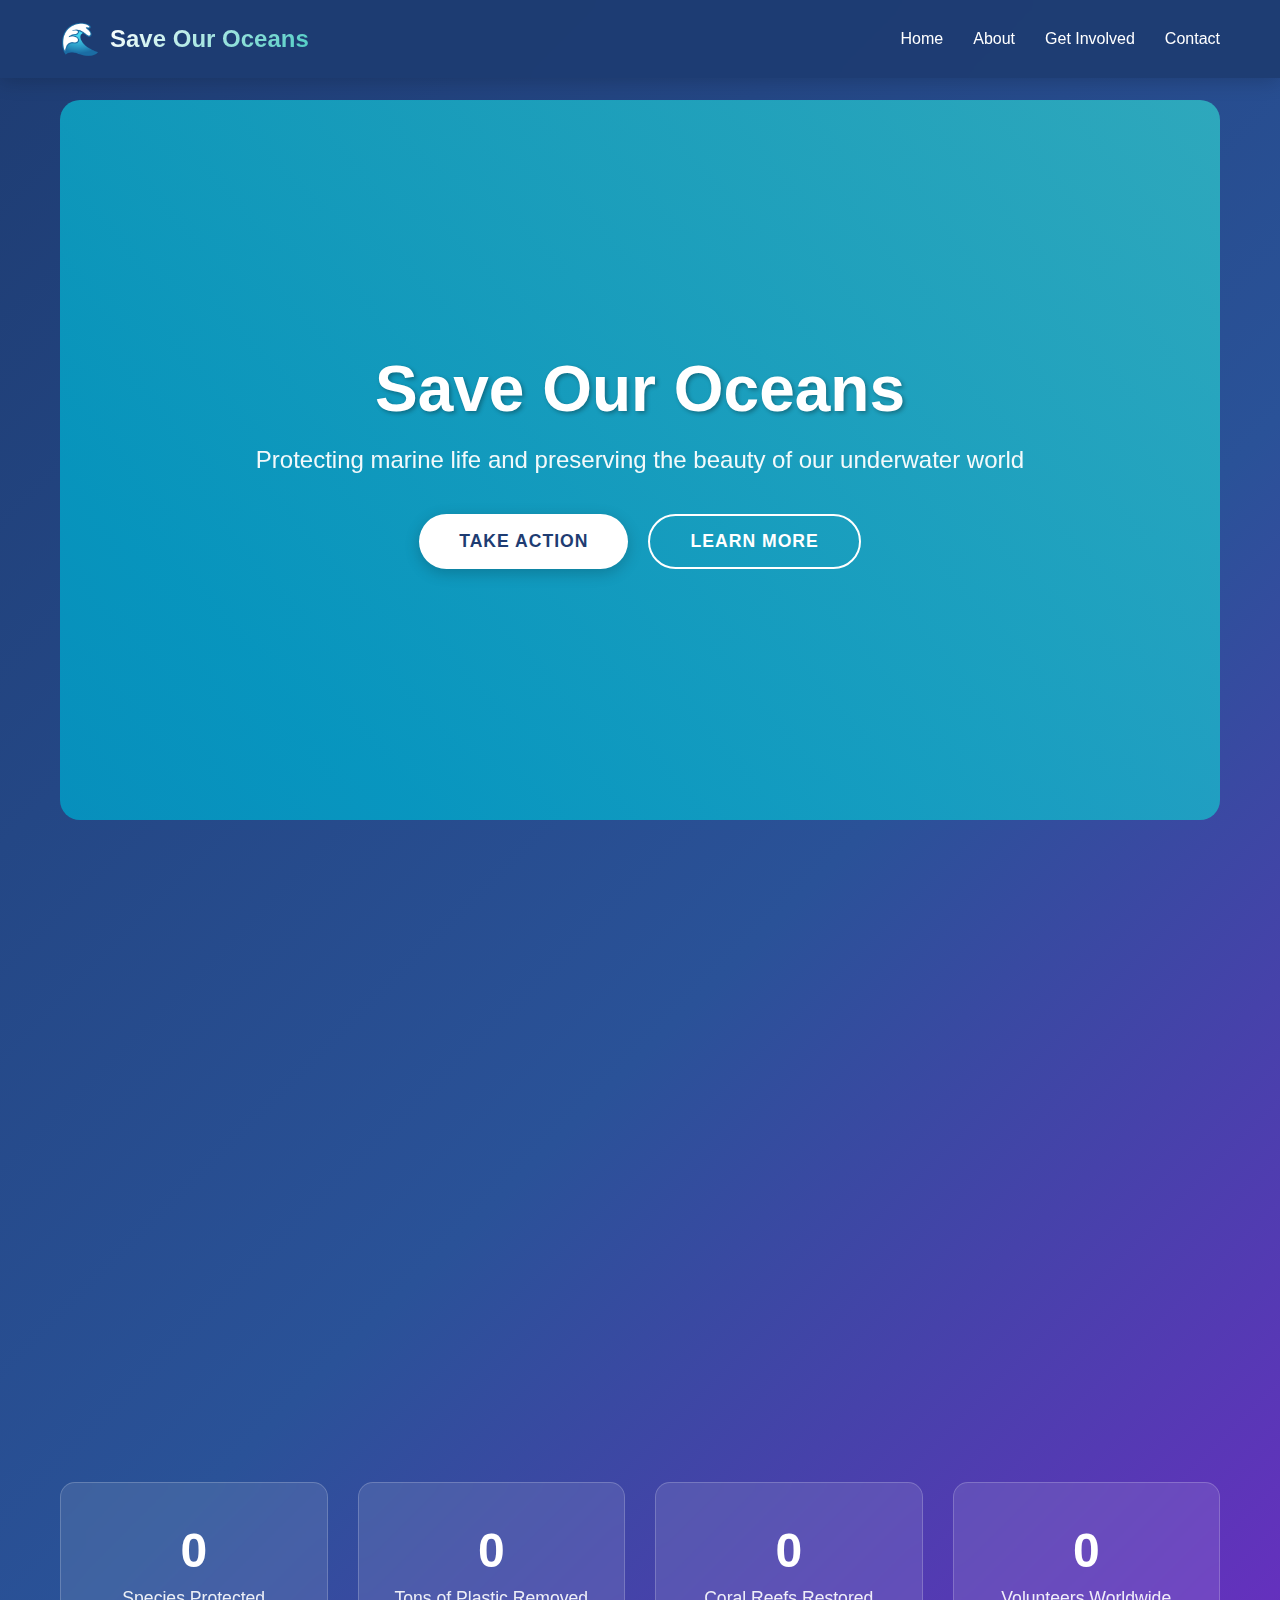
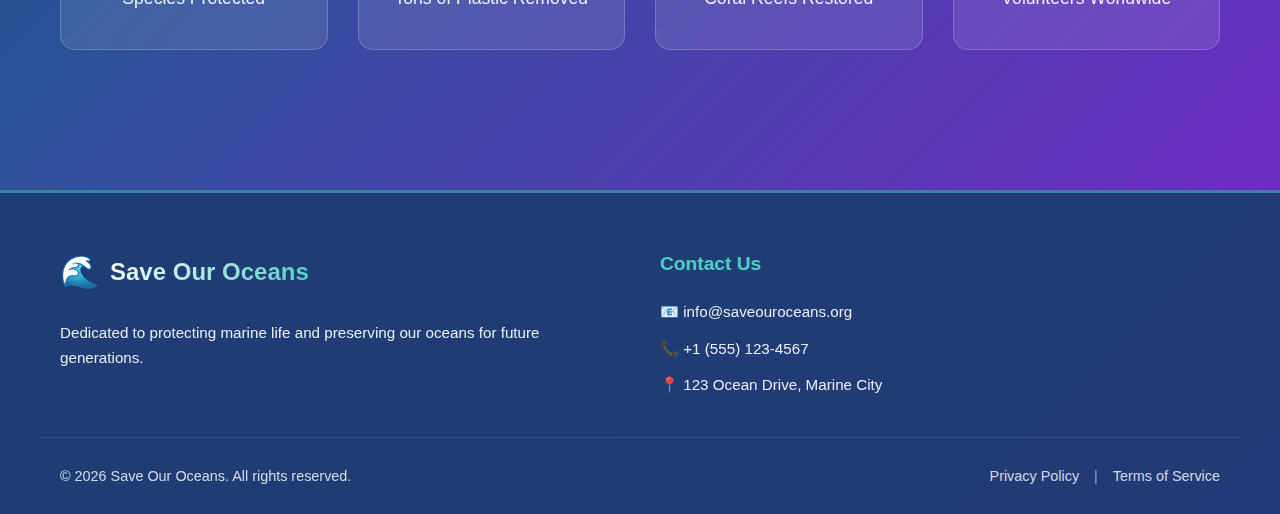
<file: index.html>
<!DOCTYPE html>
<html lang="en">
<head>
    <meta charset="UTF-8">
    <meta name="viewport" content="width=device-width, initial-scale=1.0">
    <title>Save Our Oceans - Marine Conservation</title>
    <link rel="stylesheet" href="style.css">
</head>
<body>
    <header class="main-header">
        <div class="header-container">
            <div class="logo">
                <span class="logo-icon">🌊</span>
                <span class="logo-text">Save Our Oceans</span>
            </div>
            <nav class="nav-menu">
                <a href="#home" class="nav-link">Home</a>
                <a href="#about" class="nav-link">About</a>
                <a href="#get-involved" class="nav-link">Get Involved</a>
                <a href="#contact" class="nav-link">Contact</a>
            </nav>
            <button class="mobile-menu-toggle" id="mobileMenuToggle">
                <span></span>
                <span></span>
                <span></span>
            </button>
        </div>
    </header>
    
    <div class="container">
        <div class="hero-section">
            <div class="animated-bg"></div>
            <div class="content">
                <h1 class="main-title">Save Our Oceans</h1>
                <p class="subtitle">Protecting marine life and preserving the beauty of our underwater world</p>
                <div class="cta-buttons">
                    <button class="btn btn-primary" id="exploreBtn">Take Action</button>
                    <button class="btn btn-secondary" id="learnBtn">Learn More</button>
                </div>
            </div>
        </div>

        <section class="features">
            <div class="feature-card" data-aos="fade-up">
                <div class="icon">�</div>
                <h3>Marine Protection</h3>
                <p>Safeguarding diverse fish species and their habitats</p>
            </div>
            <div class="feature-card" data-aos="fade-up" data-delay="100">
                <div class="icon">🌊</div>
                <h3>Ocean Cleanup</h3>
                <p>Removing plastic waste and restoring pristine waters</p>
            </div>
            <div class="feature-card" data-aos="fade-up" data-delay="200">
                <div class="icon">🐟</div>
                <h3>Sustainable Fishing</h3>
                <p>Promoting responsible practices for future generations</p>
            </div>
            <div class="feature-card" data-aos="fade-up" data-delay="300">
                <div class="icon">🐚</div>
                <h3>Coral Conservation</h3>
                <p>Protecting coral reefs and marine ecosystems</p>
            </div>
        </section>

        <section class="stats">
            <div class="stat-item">
                <h2 class="counter" data-target="500">0</h2>
                <p>Species Protected</p>
            </div>
            <div class="stat-item">
                <h2 class="counter" data-target="1200">0</h2>
                <p>Tons of Plastic Removed</p>
            </div>
            <div class="stat-item">
                <h2 class="counter" data-target="75">0</h2>
                <p>Coral Reefs Restored</p>
            </div>
            <div class="stat-item">
                <h2 class="counter" data-target="10000">0</h2>
                <p>Volunteers Worldwide</p>
            </div>
        </section>
    </div>

    <footer class="main-footer">
        <div class="footer-container">
            <div class="footer-section">
                <div class="footer-logo">
                    <span class="logo-icon">🌊</span>
                    <span class="logo-text">Save Our Oceans</span>
                </div>
                <p class="footer-description">Dedicated to protecting marine life and preserving our oceans for future generations.</p>
            </div>
            
            <div class="footer-section">
                <h4>Contact Us</h4>
                <ul class="footer-contact">
                    <li>📧 info@saveouroceans.org</li>
                    <li>📞 +1 (555) 123-4567</li>
                    <li>📍 123 Ocean Drive, Marine City</li>
                </ul>
            </div>
        </div>
        
        <div class="footer-bottom">
            <p>&copy; 2026 Save Our Oceans. All rights reserved.</p>
            <div class="footer-bottom-links">
                <a href="#privacy">Privacy Policy</a>
                <span>|</span>
                <a href="#terms">Terms of Service</a>
            </div>
        </div>
    </footer>

    <script src="script.js"></script>
</body>
</html>
</file>
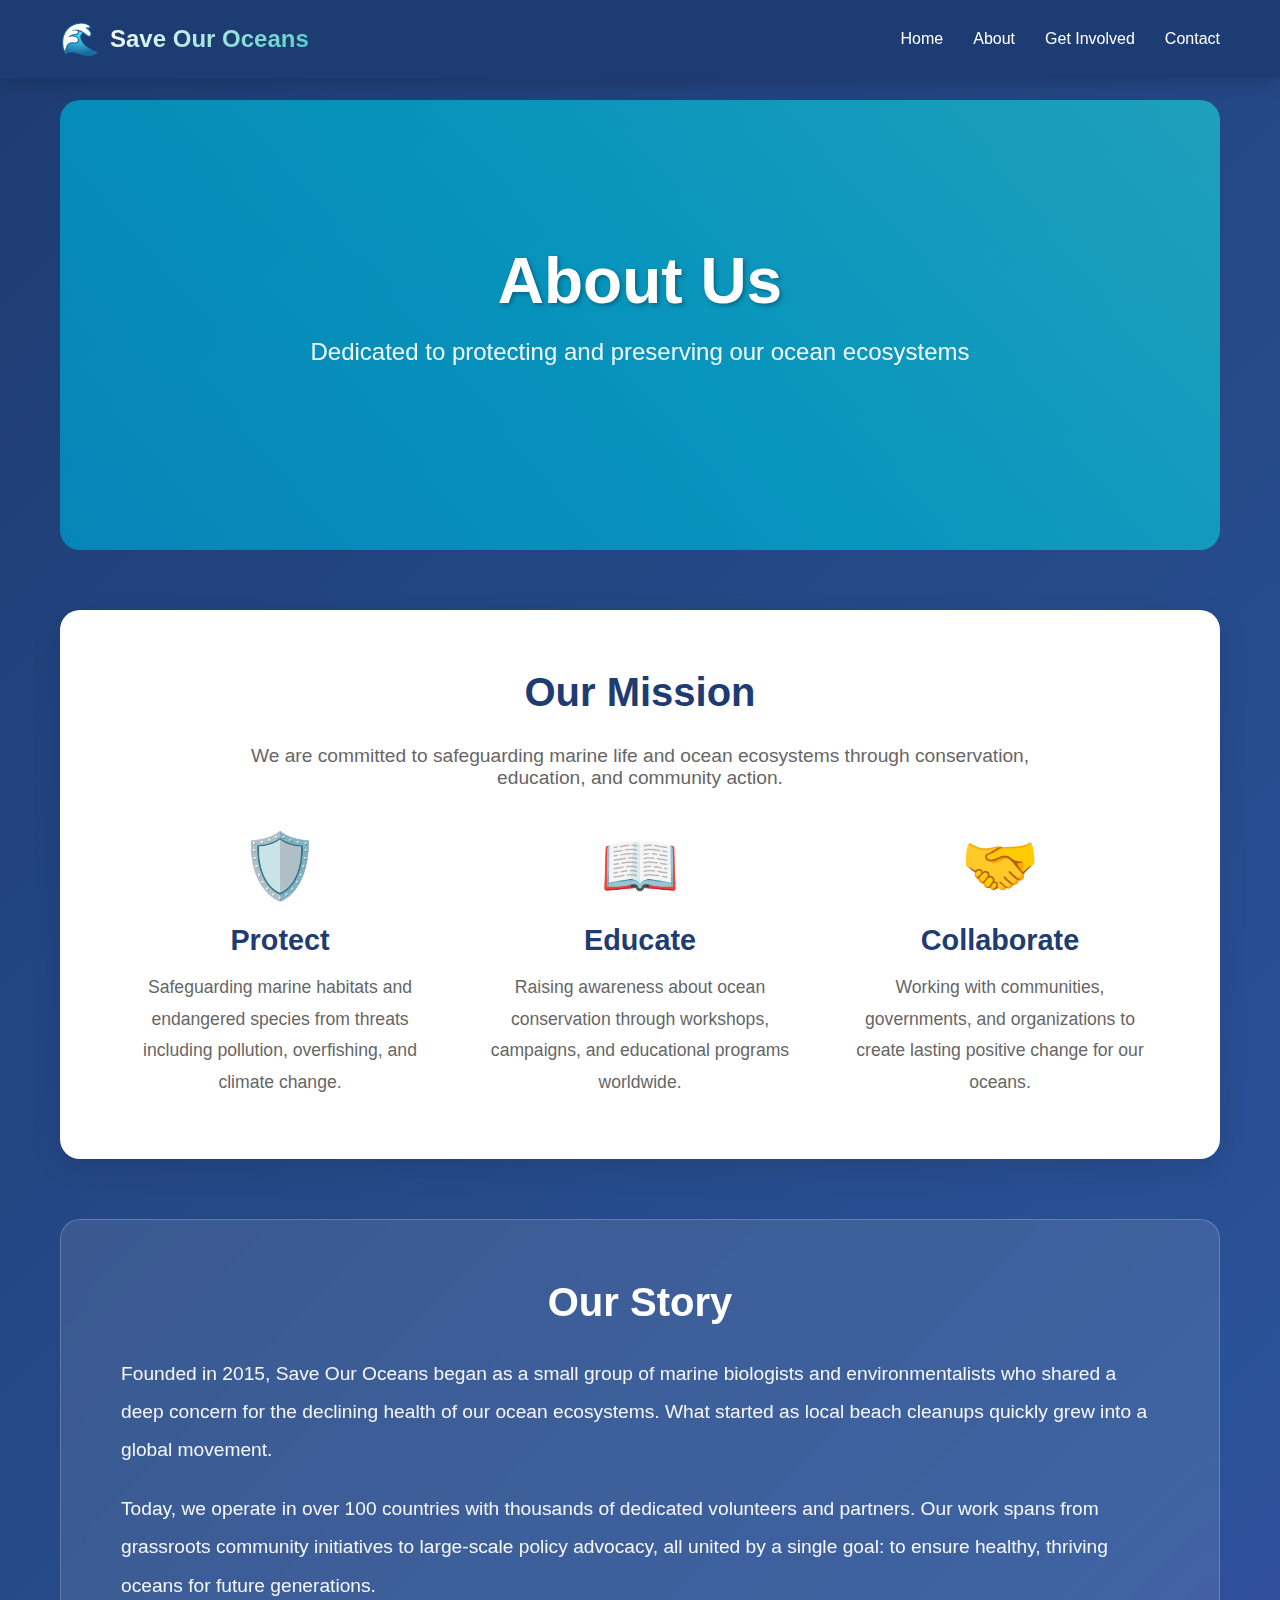
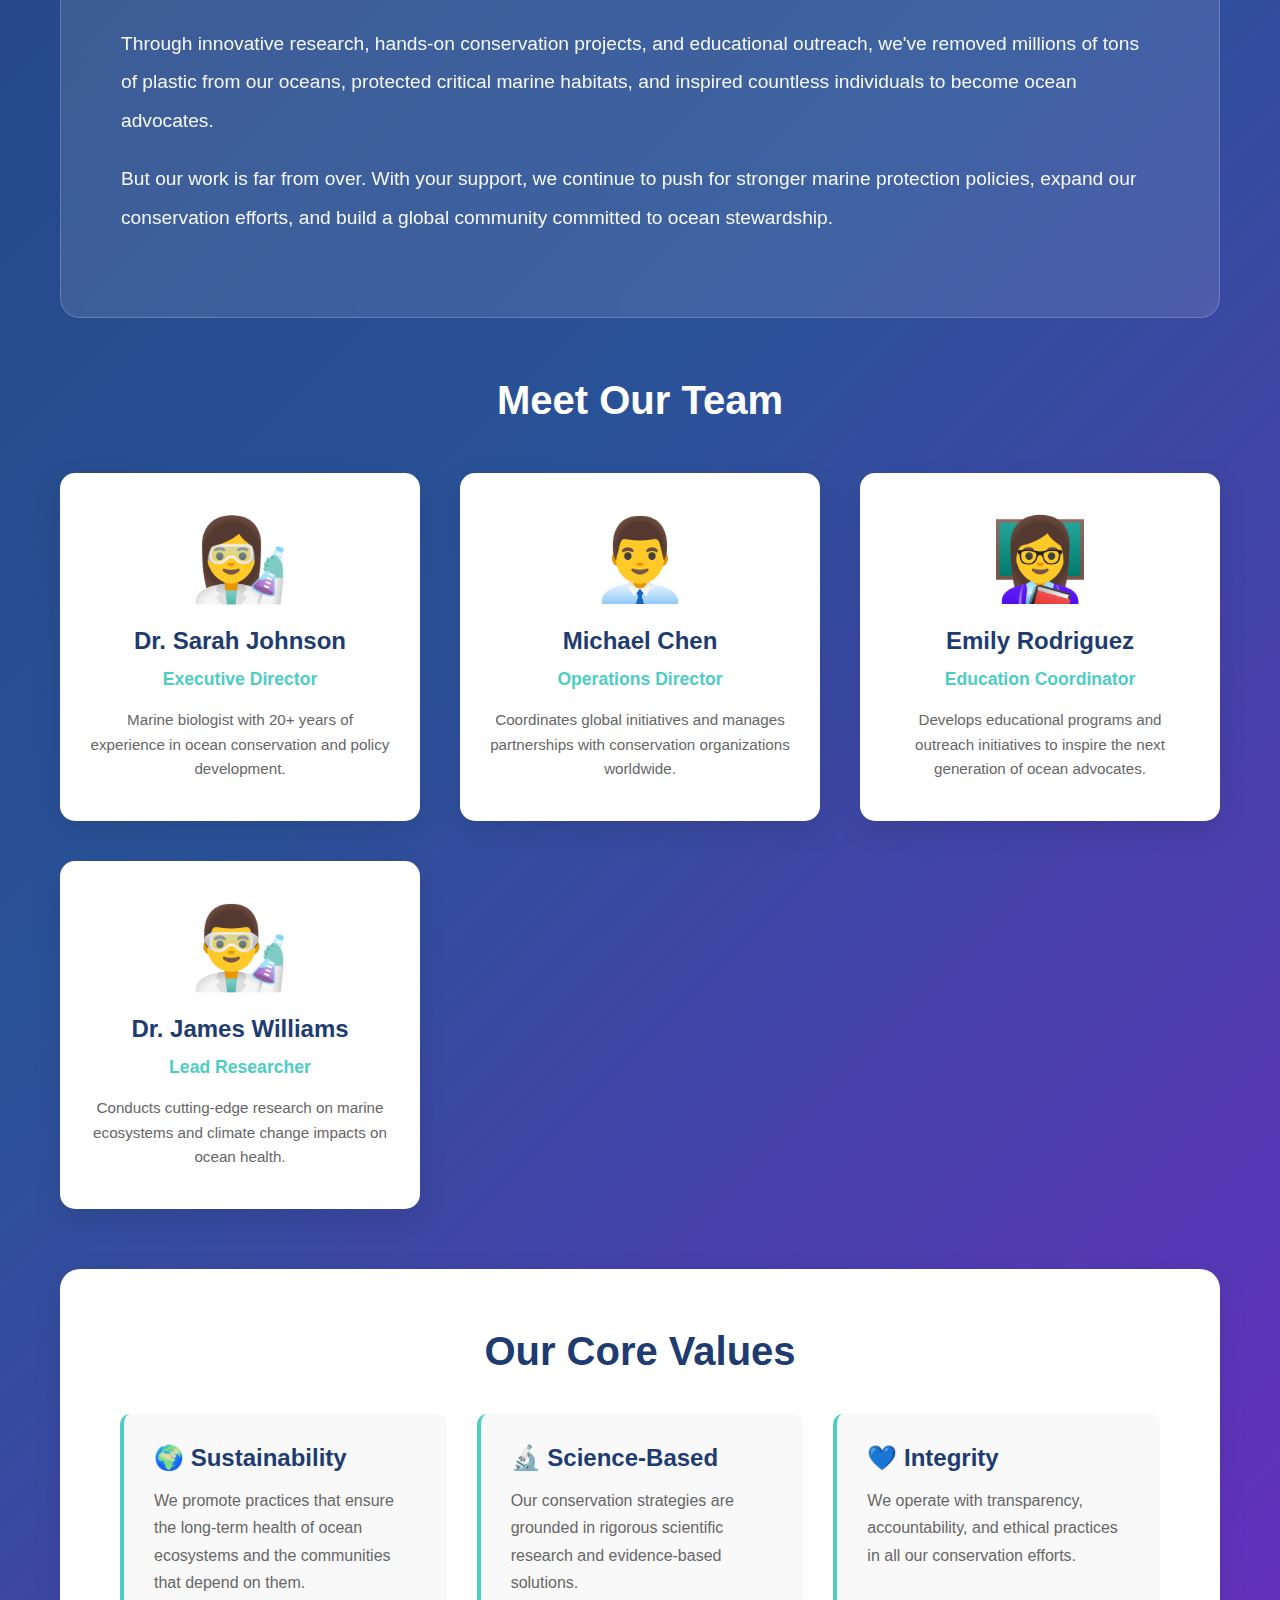
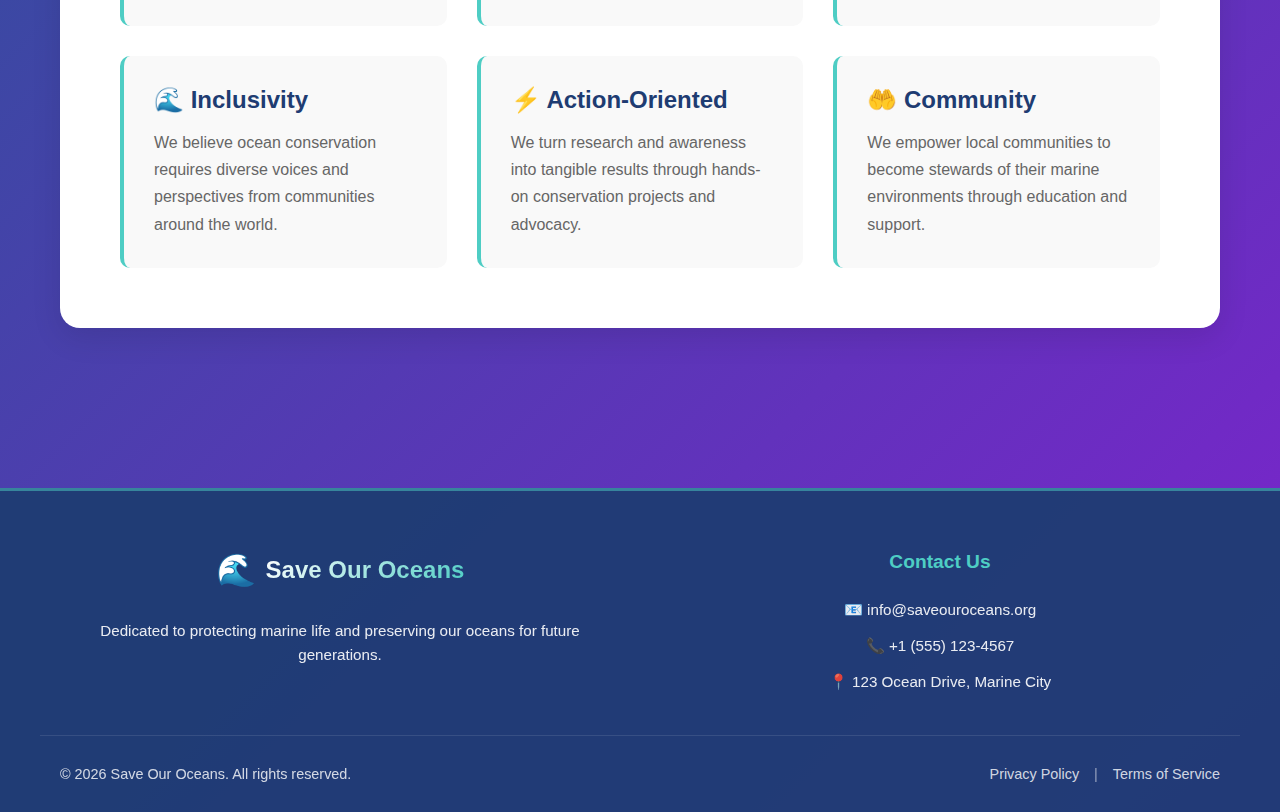
<file: pages/about.html>
<!DOCTYPE html>
<html lang="en">
<head>
    <meta charset="UTF-8">
    <meta name="viewport" content="width=device-width, initial-scale=1.0">
    <title>About Us - Save Our Oceans</title>
    <link rel="stylesheet" href="../css/style.css">
    <style>
        .about-hero {
            position: relative;
            min-height: 50vh;
            display: flex;
            align-items: center;
            justify-content: center;
            overflow: hidden;
            border-radius: 20px;
            margin-bottom: 60px;
        }

        .mission-section {
            background: white;
            padding: 60px;
            border-radius: 20px;
            box-shadow: 0 10px 30px rgba(0, 0, 0, 0.1);
            margin-bottom: 60px;
        }

        .mission-section h2 {
            color: #1e3c72;
            font-size: 2.5rem;
            margin-bottom: 30px;
            text-align: center;
        }

        .mission-content {
            display: grid;
            grid-template-columns: repeat(auto-fit, minmax(300px, 1fr));
            gap: 40px;
            margin-top: 40px;
        }

        .mission-item {
            text-align: center;
        }

        .mission-item .icon {
            font-size: 4rem;
            margin-bottom: 20px;
        }

        .mission-item h3 {
            color: #1e3c72;
            font-size: 1.8rem;
            margin-bottom: 15px;
        }

        .mission-item p {
            color: #666;
            line-height: 1.8;
            font-size: 1.1rem;
        }

        .story-section {
            background: rgba(255, 255, 255, 0.1);
            backdrop-filter: blur(10px);
            padding: 60px;
            border-radius: 20px;
            margin-bottom: 60px;
            border: 1px solid rgba(255, 255, 255, 0.2);
            color: white;
        }

        .story-section h2 {
            font-size: 2.5rem;
            margin-bottom: 30px;
            text-align: center;
        }

        .story-section p {
            font-size: 1.2rem;
            line-height: 2;
            margin-bottom: 20px;
            opacity: 0.95;
        }

        .team-section {
            margin-bottom: 60px;
        }

        .team-section h2 {
            color: white;
            font-size: 2.5rem;
            margin-bottom: 50px;
            text-align: center;
        }

        .team-grid {
            display: grid;
            grid-template-columns: repeat(auto-fit, minmax(280px, 1fr));
            gap: 40px;
        }

        .team-member {
            background: white;
            padding: 40px 30px;
            border-radius: 15px;
            text-align: center;
            box-shadow: 0 10px 30px rgba(0, 0, 0, 0.1);
            transition: all 0.3s ease;
        }

        .team-member:hover {
            transform: translateY(-10px);
            box-shadow: 0 15px 40px rgba(0, 0, 0, 0.2);
        }

        .team-member .avatar {
            font-size: 5rem;
            margin-bottom: 20px;
        }

        .team-member h3 {
            color: #1e3c72;
            font-size: 1.5rem;
            margin-bottom: 10px;
        }

        .team-member .role {
            color: #4ecdc4;
            font-size: 1.1rem;
            font-weight: 600;
            margin-bottom: 15px;
        }

        .team-member p {
            color: #666;
            line-height: 1.6;
            font-size: 0.95rem;
        }

        .values-section {
            background: white;
            padding: 60px;
            border-radius: 20px;
            box-shadow: 0 10px 30px rgba(0, 0, 0, 0.1);
            margin-bottom: 60px;
        }

        .values-section h2 {
            color: #1e3c72;
            font-size: 2.5rem;
            margin-bottom: 40px;
            text-align: center;
        }

        .values-grid {
            display: grid;
            grid-template-columns: repeat(auto-fit, minmax(250px, 1fr));
            gap: 30px;
        }

        .value-card {
            padding: 30px;
            border-left: 4px solid #4ecdc4;
            background: #f9f9f9;
            border-radius: 10px;
            transition: all 0.3s ease;
        }

        .value-card:hover {
            transform: translateX(10px);
            border-left-color: #1e3c72;
        }

        .value-card h3 {
            color: #1e3c72;
            font-size: 1.5rem;
            margin-bottom: 15px;
        }

        .value-card p {
            color: #666;
            line-height: 1.7;
        }

        @media (max-width: 768px) {
            .mission-section,
            .story-section,
            .values-section {
                padding: 40px 20px;
            }

            .mission-section h2,
            .story-section h2,
            .team-section h2,
            .values-section h2 {
                font-size: 2rem;
            }

            .story-section p {
                font-size: 1.1rem;
            }
        }
    </style>
</head>
<body>
    <header class="main-header">
        <div class="header-container">
            <div class="logo">
                <span class="logo-icon">🌊</span>
                <span class="logo-text">Save Our Oceans</span>
            </div>
            <nav class="nav-menu">
                <a href="../index.html" class="nav-link">Home</a>
                <a href="about.html" class="nav-link">About</a>
                <a href="get-involved.html" class="nav-link">Get Involved</a>
                <a href="#contact" class="nav-link">Contact</a>
            </nav>
            <button class="mobile-menu-toggle" id="mobileMenuToggle">
                <span></span>
                <span></span>
                <span></span>
            </button>
        </div>
    </header>
    
    <div class="container">
        <div class="about-hero">
            <div class="animated-bg"></div>
            <div class="content">
                <h1 class="main-title">About Us</h1>
                <p class="subtitle">Dedicated to protecting and preserving our ocean ecosystems</p>
            </div>
        </div>

        <section class="mission-section">
            <h2>Our Mission</h2>
            <p style="text-align: center; color: #666; font-size: 1.2rem; max-width: 800px; margin: 0 auto 40px;">
                We are committed to safeguarding marine life and ocean ecosystems through conservation, education, and community action.
            </p>
            <div class="mission-content">
                <div class="mission-item">
                    <div class="icon">🛡️</div>
                    <h3>Protect</h3>
                    <p>Safeguarding marine habitats and endangered species from threats including pollution, overfishing, and climate change.</p>
                </div>
                <div class="mission-item">
                    <div class="icon">📖</div>
                    <h3>Educate</h3>
                    <p>Raising awareness about ocean conservation through workshops, campaigns, and educational programs worldwide.</p>
                </div>
                <div class="mission-item">
                    <div class="icon">🤝</div>
                    <h3>Collaborate</h3>
                    <p>Working with communities, governments, and organizations to create lasting positive change for our oceans.</p>
                </div>
            </div>
        </section>

        <section class="story-section">
            <h2>Our Story</h2>
            <p>
                Founded in 2015, Save Our Oceans began as a small group of marine biologists and environmentalists who shared a deep concern for the declining health of our ocean ecosystems. What started as local beach cleanups quickly grew into a global movement.
            </p>
            <p>
                Today, we operate in over 100 countries with thousands of dedicated volunteers and partners. Our work spans from grassroots community initiatives to large-scale policy advocacy, all united by a single goal: to ensure healthy, thriving oceans for future generations.
            </p>
            <p>
                Through innovative research, hands-on conservation projects, and educational outreach, we've removed millions of tons of plastic from our oceans, protected critical marine habitats, and inspired countless individuals to become ocean advocates.
            </p>
            <p>
                But our work is far from over. With your support, we continue to push for stronger marine protection policies, expand our conservation efforts, and build a global community committed to ocean stewardship.
            </p>
        </section>

        <section class="team-section">
            <h2>Meet Our Team</h2>
            <div class="team-grid">
                <div class="team-member">
                    <div class="avatar">👩‍🔬</div>
                    <h3>Dr. Sarah Johnson</h3>
                    <p class="role">Executive Director</p>
                    <p>Marine biologist with 20+ years of experience in ocean conservation and policy development.</p>
                </div>
                <div class="team-member">
                    <div class="avatar">👨‍💼</div>
                    <h3>Michael Chen</h3>
                    <p class="role">Operations Director</p>
                    <p>Coordinates global initiatives and manages partnerships with conservation organizations worldwide.</p>
                </div>
                <div class="team-member">
                    <div class="avatar">👩‍🏫</div>
                    <h3>Emily Rodriguez</h3>
                    <p class="role">Education Coordinator</p>
                    <p>Develops educational programs and outreach initiatives to inspire the next generation of ocean advocates.</p>
                </div>
                <div class="team-member">
                    <div class="avatar">👨‍🔬</div>
                    <h3>Dr. James Williams</h3>
                    <p class="role">Lead Researcher</p>
                    <p>Conducts cutting-edge research on marine ecosystems and climate change impacts on ocean health.</p>
                </div>
            </div>
        </section>

        <section class="values-section">
            <h2>Our Core Values</h2>
            <div class="values-grid">
                <div class="value-card">
                    <h3>🌍 Sustainability</h3>
                    <p>We promote practices that ensure the long-term health of ocean ecosystems and the communities that depend on them.</p>
                </div>
                <div class="value-card">
                    <h3>🔬 Science-Based</h3>
                    <p>Our conservation strategies are grounded in rigorous scientific research and evidence-based solutions.</p>
                </div>
                <div class="value-card">
                    <h3>💙 Integrity</h3>
                    <p>We operate with transparency, accountability, and ethical practices in all our conservation efforts.</p>
                </div>
                <div class="value-card">
                    <h3>🌊 Inclusivity</h3>
                    <p>We believe ocean conservation requires diverse voices and perspectives from communities around the world.</p>
                </div>
                <div class="value-card">
                    <h3>⚡ Action-Oriented</h3>
                    <p>We turn research and awareness into tangible results through hands-on conservation projects and advocacy.</p>
                </div>
                <div class="value-card">
                    <h3>🤲 Community</h3>
                    <p>We empower local communities to become stewards of their marine environments through education and support.</p>
                </div>
            </div>
        </section>
    </div>

    <footer class="main-footer">
        <div class="footer-container">
            <div class="footer-section">
                <div class="footer-logo">
                    <span class="logo-icon">🌊</span>
                    <span class="logo-text">Save Our Oceans</span>
                </div>
                <p class="footer-description">Dedicated to protecting marine life and preserving our oceans for future generations.</p>
            </div>
            
            <div class="footer-section">
                <h4>Contact Us</h4>
                <ul class="footer-contact">
                    <li>📧 info@saveouroceans.org</li>
                    <li>📞 +1 (555) 123-4567</li>
                    <li>📍 123 Ocean Drive, Marine City</li>
                </ul>
            </div>
        </div>
        
        <div class="footer-bottom">
            <p>&copy; 2026 Save Our Oceans. All rights reserved.</p>
            <div class="footer-bottom-links">
                <a href="#privacy">Privacy Policy</a>
                <span>|</span>
                <a href="#terms">Terms of Service</a>
            </div>
        </div>
    </footer>

    <script src="../js/script.js"></script>
</body>
</html>
</file>
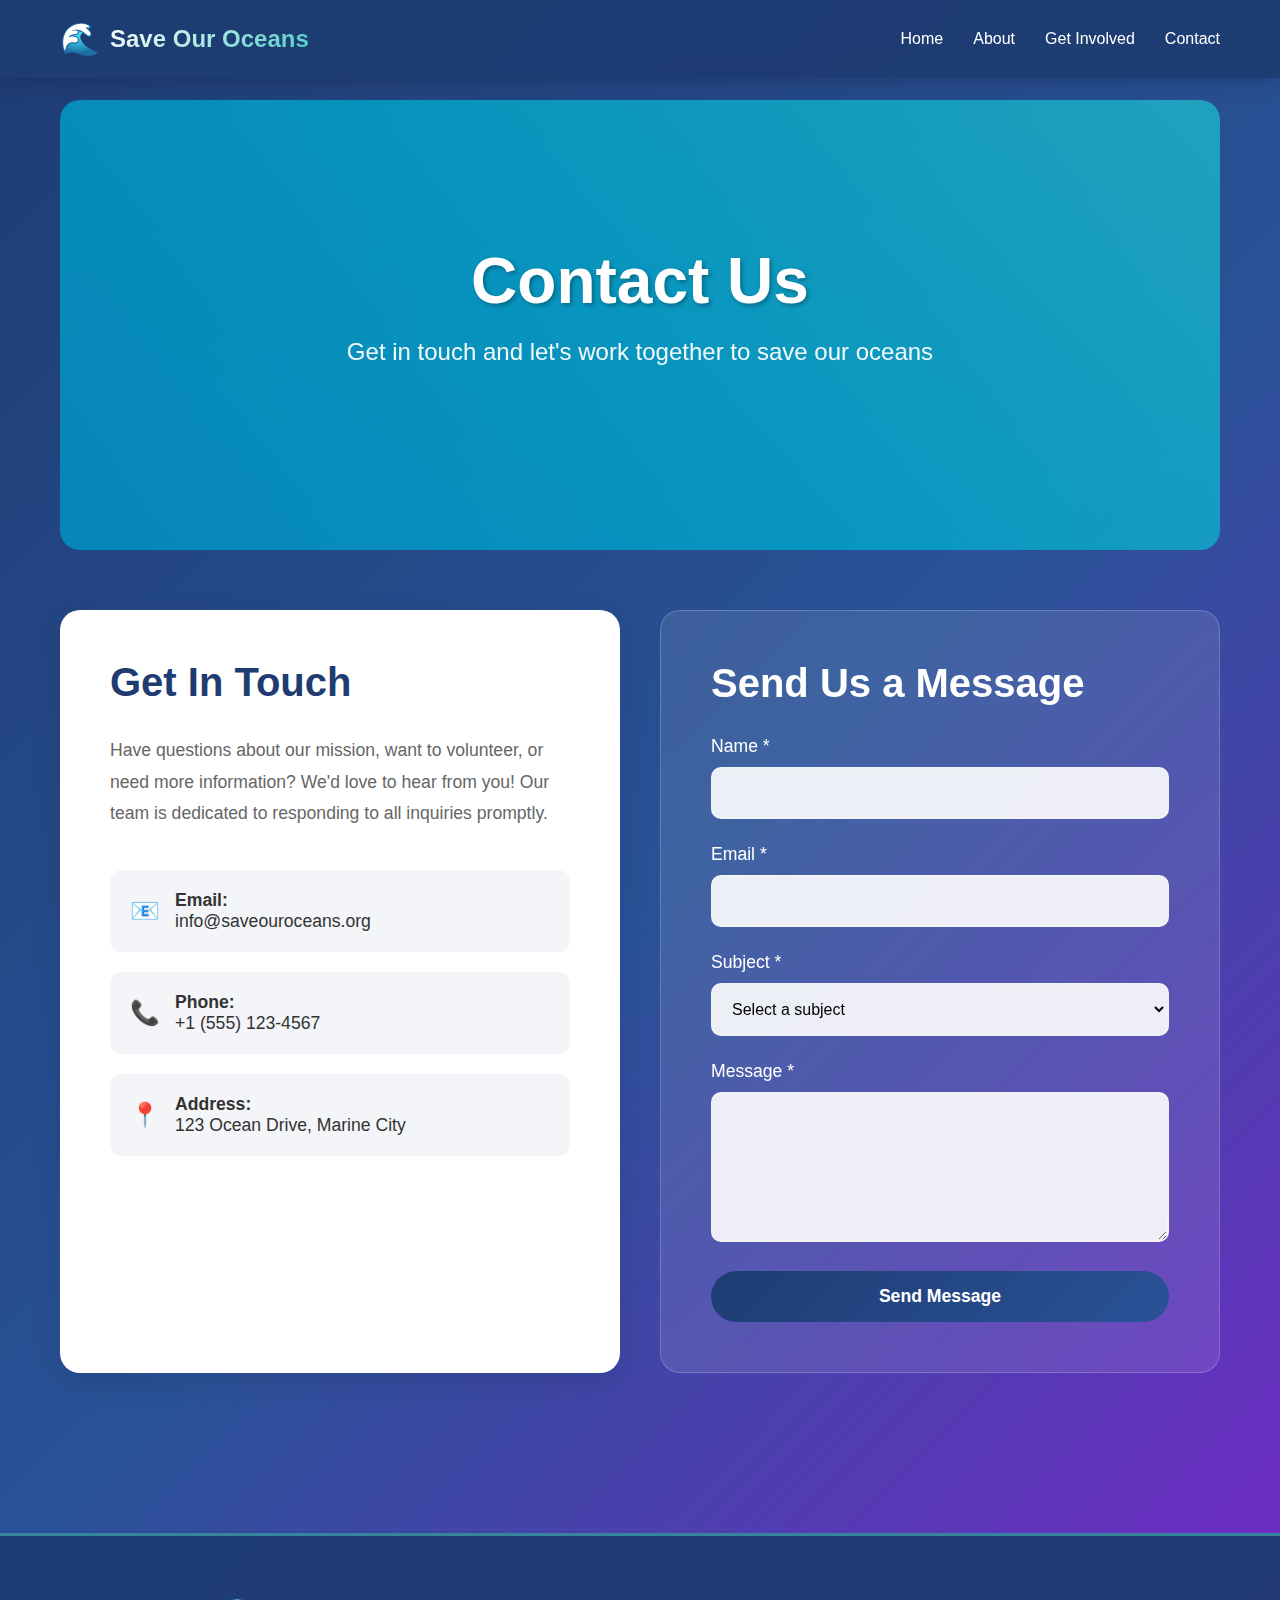
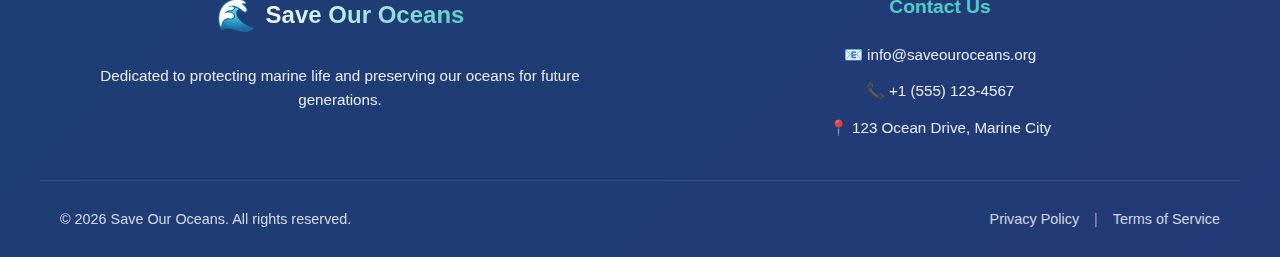
<file: pages/contact.html>
<!DOCTYPE html>
<html lang="en">
<head>
    <meta charset="UTF-8">
    <meta name="viewport" content="width=device-width, initial-scale=1.0">
    <title>Contact Us - Save Our Oceans</title>
    <link rel="stylesheet" href="../css/style.css">
    <style>
        .contact-hero {
            position: relative;
            min-height: 50vh;
            display: flex;
            align-items: center;
            justify-content: center;
            overflow: hidden;
            border-radius: 20px;
            margin-bottom: 60px;
        }

        .contact-content {
            display: grid;
            grid-template-columns: repeat(auto-fit, minmax(450px, 1fr));
            gap: 40px;
            margin-bottom: 60px;
        }

        .contact-info-section {
            background: white;
            padding: 50px;
            border-radius: 20px;
            box-shadow: 0 10px 30px rgba(0, 0, 0, 0.1);
        }

        .contact-info-section h2 {
            color: #1e3c72;
            font-size: 2.5rem;
            margin-bottom: 30px;
        }

        .contact-info-section p {
            color: #666;
            font-size: 1.1rem;
            line-height: 1.8;
            margin-bottom: 40px;
        }

        .contact-details {
            list-style: none;
            padding: 0;
        }

        .contact-details li {
            padding: 20px;
            margin-bottom: 20px;
            background: rgba(30, 60, 114, 0.05);
            border-radius: 12px;
            font-size: 1.1rem;
            color: #333;
            display: flex;
            align-items: center;
            transition: transform 0.3s ease, box-shadow 0.3s ease;
        }

        .contact-details li:hover {
            transform: translateX(10px);
            box-shadow: 0 5px 15px rgba(0, 0, 0, 0.1);
        }

        .contact-details li span {
            margin-right: 15px;
            font-size: 1.5rem;
        }

        .contact-form-section {
            background: rgba(255, 255, 255, 0.1);
            backdrop-filter: blur(10px);
            padding: 50px;
            border-radius: 20px;
            border: 1px solid rgba(255, 255, 255, 0.2);
        }

        .contact-form-section h2 {
            color: white;
            font-size: 2.5rem;
            margin-bottom: 30px;
        }

        .form-group {
            margin-bottom: 25px;
        }

        .form-group label {
            display: block;
            color: white;
            font-size: 1.1rem;
            margin-bottom: 10px;
            font-weight: 500;
        }

        .form-group input,
        .form-group textarea,
        .form-group select {
            width: 100%;
            padding: 15px;
            border: 2px solid rgba(255, 255, 255, 0.3);
            border-radius: 10px;
            font-size: 1rem;
            background: rgba(255, 255, 255, 0.9);
            transition: all 0.3s ease;
        }

        .form-group input:focus,
        .form-group textarea:focus,
        .form-group select:focus {
            outline: none;
            border-color: #2a5298;
            background: white;
            box-shadow: 0 0 20px rgba(42, 82, 152, 0.3);
        }

        .form-group textarea {
            resize: vertical;
            min-height: 150px;
        }

        .submit-btn {
            background: linear-gradient(135deg, #1e3c72 0%, #2a5298 100%);
            color: white;
            padding: 15px 40px;
            border: none;
            border-radius: 50px;
            font-size: 1.1rem;
            font-weight: bold;
            cursor: pointer;
            transition: all 0.3s ease;
            width: 100%;
        }

        .submit-btn:hover {
            transform: translateY(-3px);
            box-shadow: 0 10px 30px rgba(30, 60, 114, 0.4);
        }

        .map-section {
            background: white;
            padding: 50px;
            border-radius: 20px;
            box-shadow: 0 10px 30px rgba(0, 0, 0, 0.1);
            margin-bottom: 60px;
        }

        .map-section h2 {
            color: #1e3c72;
            font-size: 2.5rem;
            margin-bottom: 30px;
            text-align: center;
        }

        .map-placeholder {
            width: 100%;
            height: 400px;
            background: linear-gradient(135deg, #667eea 0%, #764ba2 100%);
            border-radius: 15px;
            display: flex;
            align-items: center;
            justify-content: center;
            color: white;
            font-size: 1.5rem;
            position: relative;
            overflow: hidden;
        }

        .map-placeholder::before {
            content: '';
            position: absolute;
            width: 200%;
            height: 200%;
            background: repeating-linear-gradient(
                45deg,
                transparent,
                transparent 10px,
                rgba(255, 255, 255, 0.1) 10px,
                rgba(255, 255, 255, 0.1) 20px
            );
            animation: wave 20s linear infinite;
        }

        @keyframes wave {
            0% {
                transform: translate(-50%, -50%) rotate(0deg);
            }
            100% {
                transform: translate(-50%, -50%) rotate(360deg);
            }
        }

        @media (max-width: 768px) {
            .contact-content {
                grid-template-columns: 1fr;
            }

            .contact-info-section,
            .contact-form-section,
            .map-section {
                padding: 30px;
            }

            .contact-info-section h2,
            .contact-form-section h2,
            .map-section h2 {
                font-size: 2rem;
            }
        }
    </style>
</head>
<body>
    <header class="main-header">
        <div class="header-container">
            <a href="../index.html" class="logo">
                <span class="logo-icon">🌊</span>
                <span class="logo-text">Save Our Oceans</span>
            </a>
            <nav class="nav-menu">
                <a href="../index.html" class="nav-link">Home</a>
                <a href="about.html" class="nav-link">About</a>
                <a href="get-involved.html" class="nav-link">Get Involved</a>
                <a href="contact.html" class="nav-link">Contact</a>
            </nav>
            <button class="mobile-menu-toggle" id="mobileMenuToggle">
                <span></span>
                <span></span>
                <span></span>
            </button>
        </div>
    </header>
    
    <div class="container">
        <div class="contact-hero">
            <div class="animated-bg"></div>
            <div class="content">
                <h1 class="main-title">Contact Us</h1>
                <p class="subtitle">Get in touch and let's work together to save our oceans</p>
            </div>
        </div>

        <div class="contact-content">
            <div class="contact-info-section">
                <h2>Get In Touch</h2>
                <p>Have questions about our mission, want to volunteer, or need more information? We'd love to hear from you! Our team is dedicated to responding to all inquiries promptly.</p>
                
                <ul class="contact-details">
                    <li>
                        <span>📧</span>
                        <div>
                            <strong>Email:</strong><br>
                            info@saveouroceans.org
                        </div>
                    </li>
                    <li>
                        <span>📞</span>
                        <div>
                            <strong>Phone:</strong><br>
                            +1 (555) 123-4567
                        </div>
                    </li>
                    <li>
                        <span>📍</span>
                        <div>
                            <strong>Address:</strong><br>
                            123 Ocean Drive, Marine City
                        </div>
                    </li>
                </ul>
            </div>

            <div class="contact-form-section">
                <h2>Send Us a Message</h2>
                <form id="contactForm">
                    <div class="form-group">
                        <label for="name">Name *</label>
                        <input type="text" id="name" name="name" required>
                    </div>
                    
                    <div class="form-group">
                        <label for="email">Email *</label>
                        <input type="email" id="email" name="email" required>
                    </div>
                    
                    <div class="form-group">
                        <label for="subject">Subject *</label>
                        <select id="subject" name="subject" required>
                            <option value="">Select a subject</option>
                            <option value="general">General Inquiry</option>
                            <option value="volunteer">Volunteer Opportunities</option>
                            <option value="donation">Donations</option>
                            <option value="partnership">Partnership</option>
                            <option value="other">Other</option>
                        </select>
                    </div>
                    
                    <div class="form-group">
                        <label for="message">Message *</label>
                        <textarea id="message" name="message" required></textarea>
                    </div>
                    
                    <button type="submit" class="submit-btn">Send Message</button>
                </form>
            </div>
        </div>
    </div>

    <footer class="main-footer">
        <div class="footer-container">
            <div class="footer-section">
                <div class="footer-logo">
                    <span class="logo-icon">🌊</span>
                    <span class="logo-text">Save Our Oceans</span>
                </div>
                <p class="footer-description">Dedicated to protecting marine life and preserving our oceans for future generations.</p>
            </div>
            
            <div class="footer-section">
                <h4>Contact Us</h4>
                <ul class="footer-contact">
                    <li>📧 info@saveouroceans.org</li>
                    <li>📞 +1 (555) 123-4567</li>
                    <li>📍 123 Ocean Drive, Marine City</li>
                </ul>
            </div>
        </div>
        
        <div class="footer-bottom">
            <p>&copy; 2026 Save Our Oceans. All rights reserved.</p>
            <div class="footer-bottom-links">
                <a href="#privacy">Privacy Policy</a>
                <span>|</span>
                <a href="#terms">Terms of Service</a>
            </div>
        </div>
    </footer>

    <script src="../js/script.js"></script>
</body>
</html>
</file>
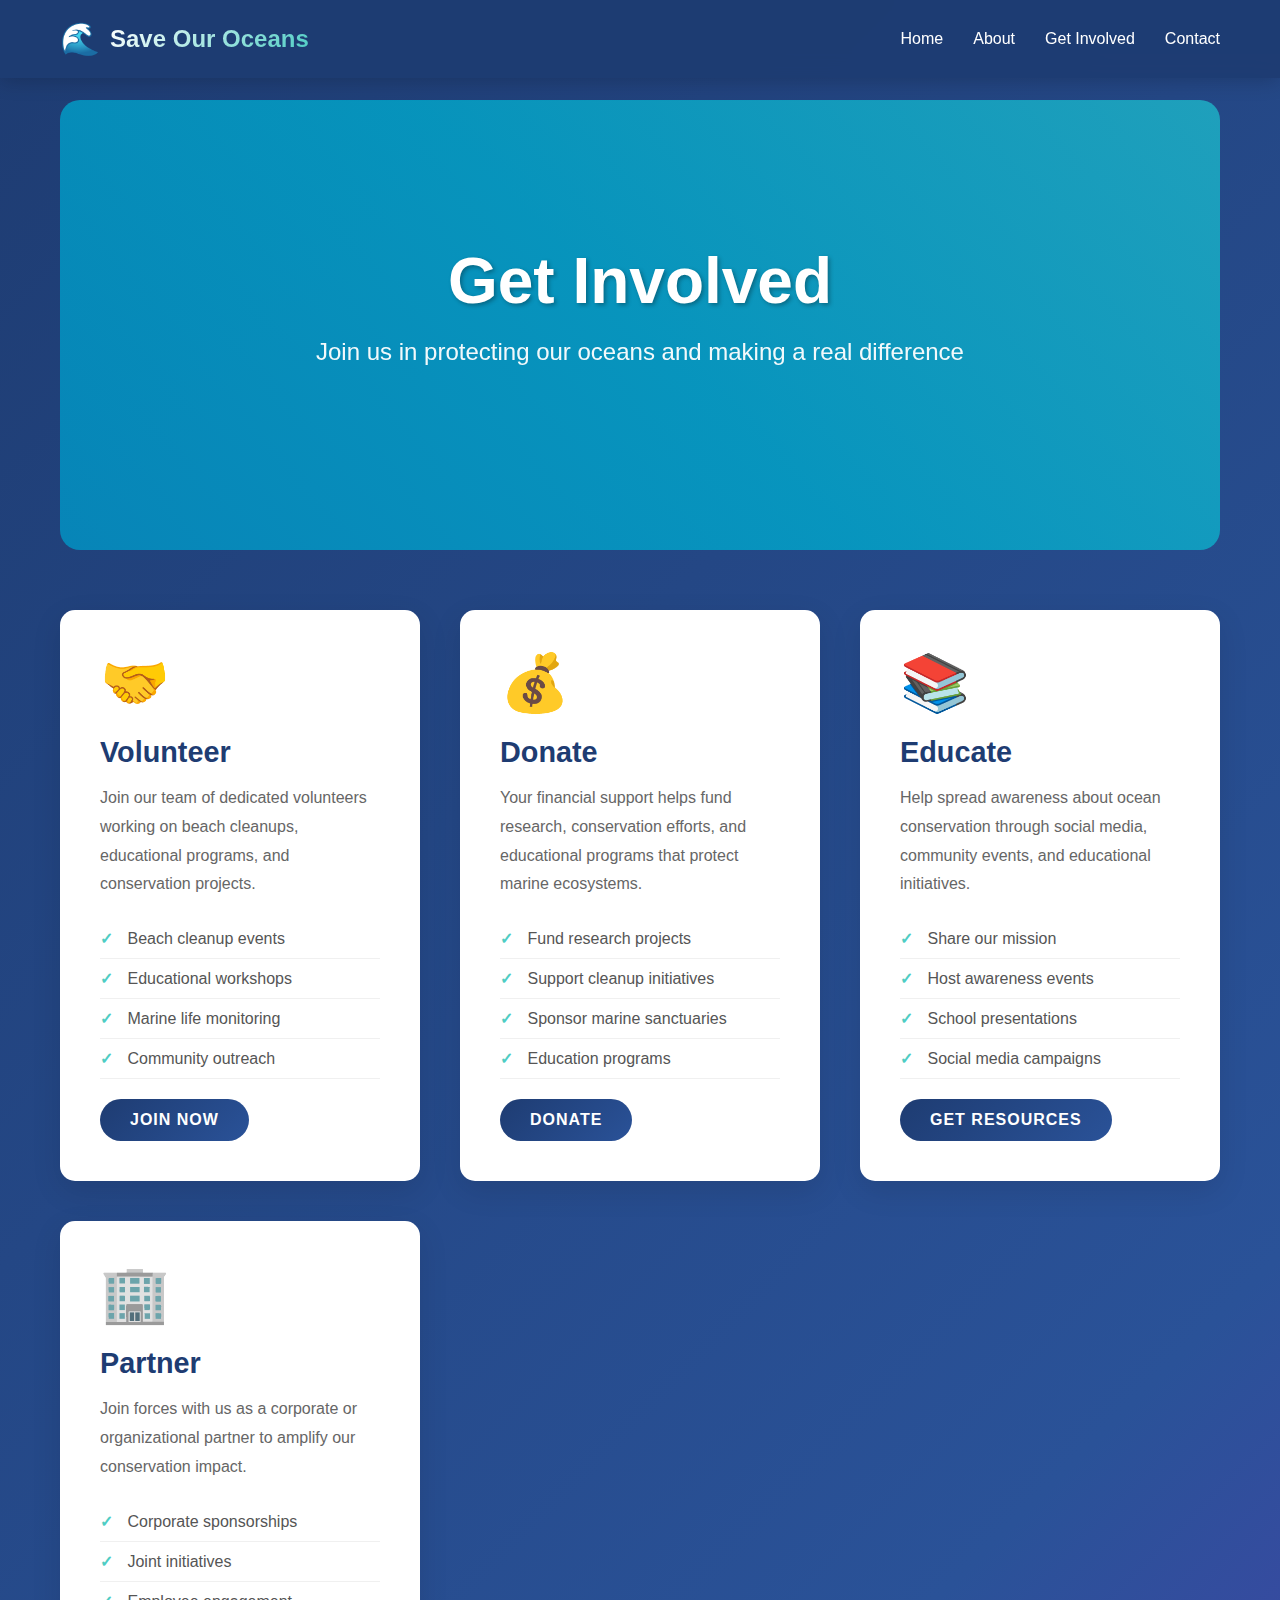
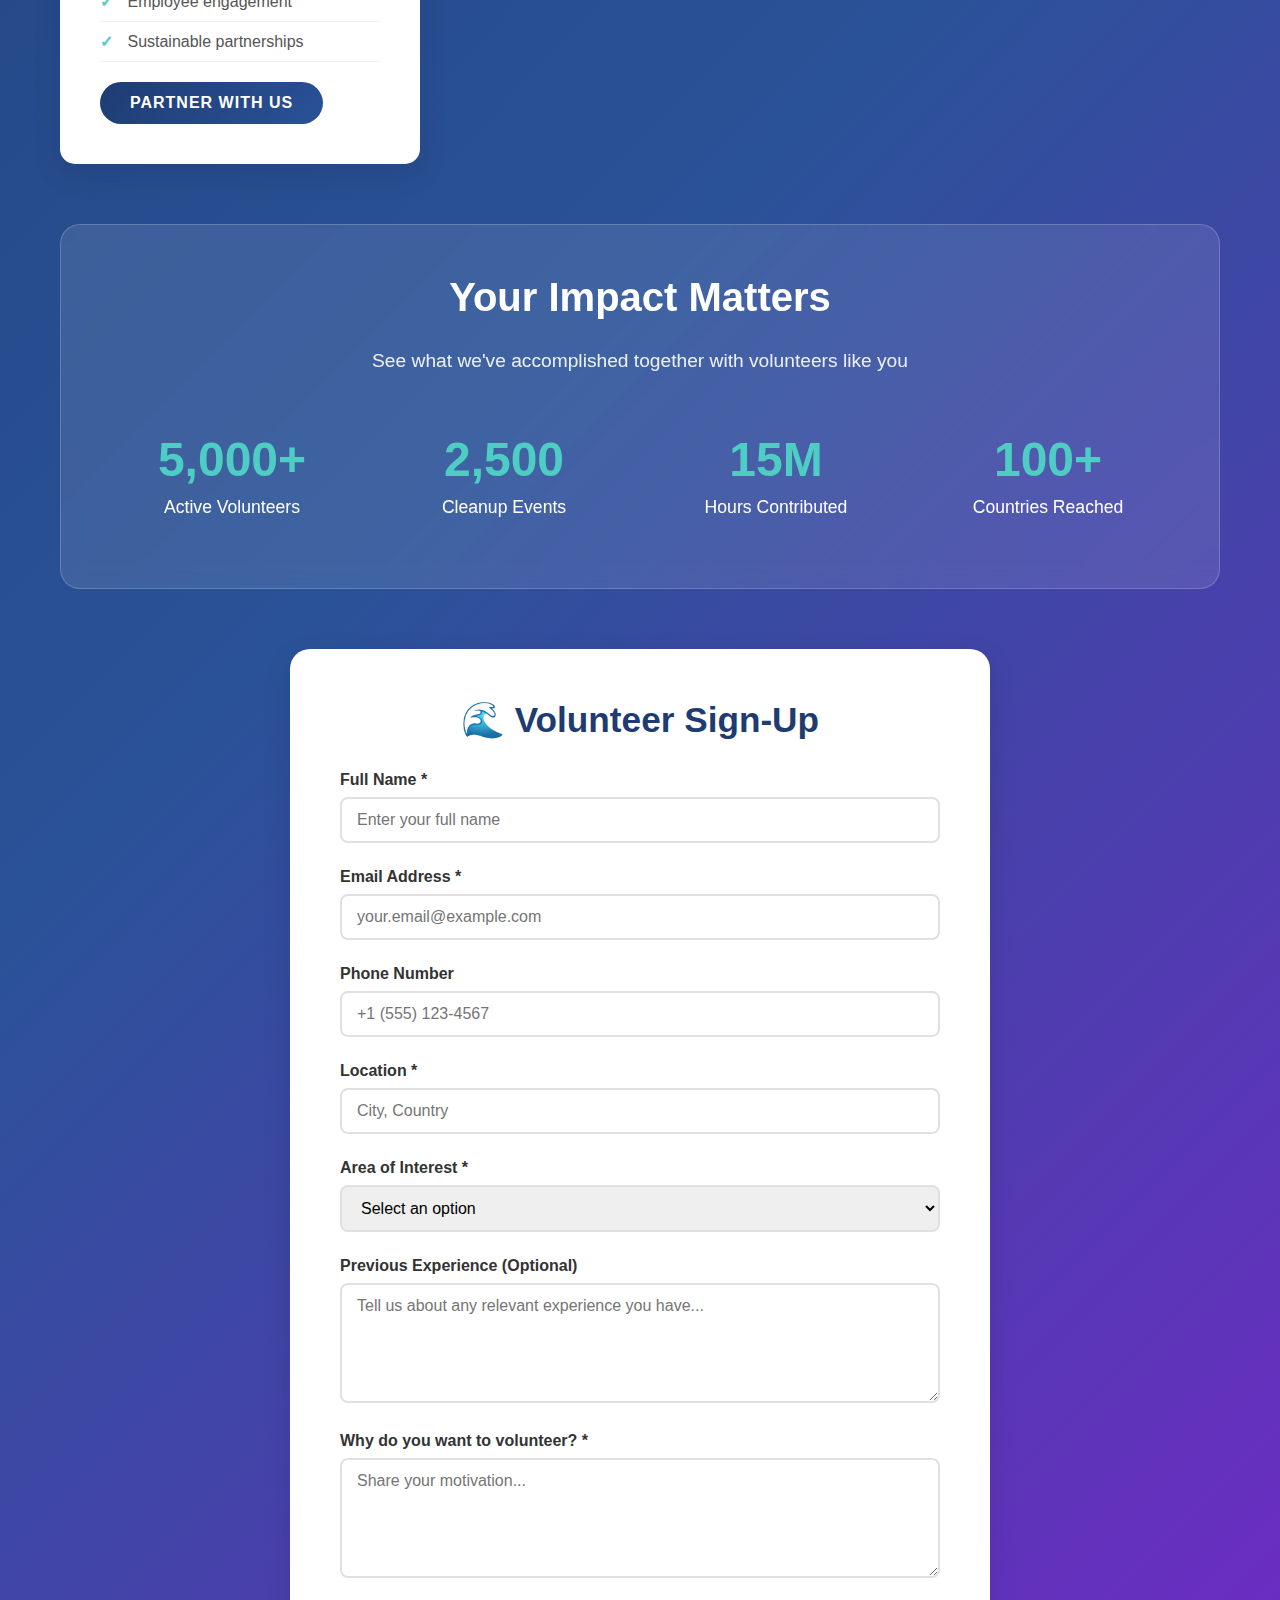
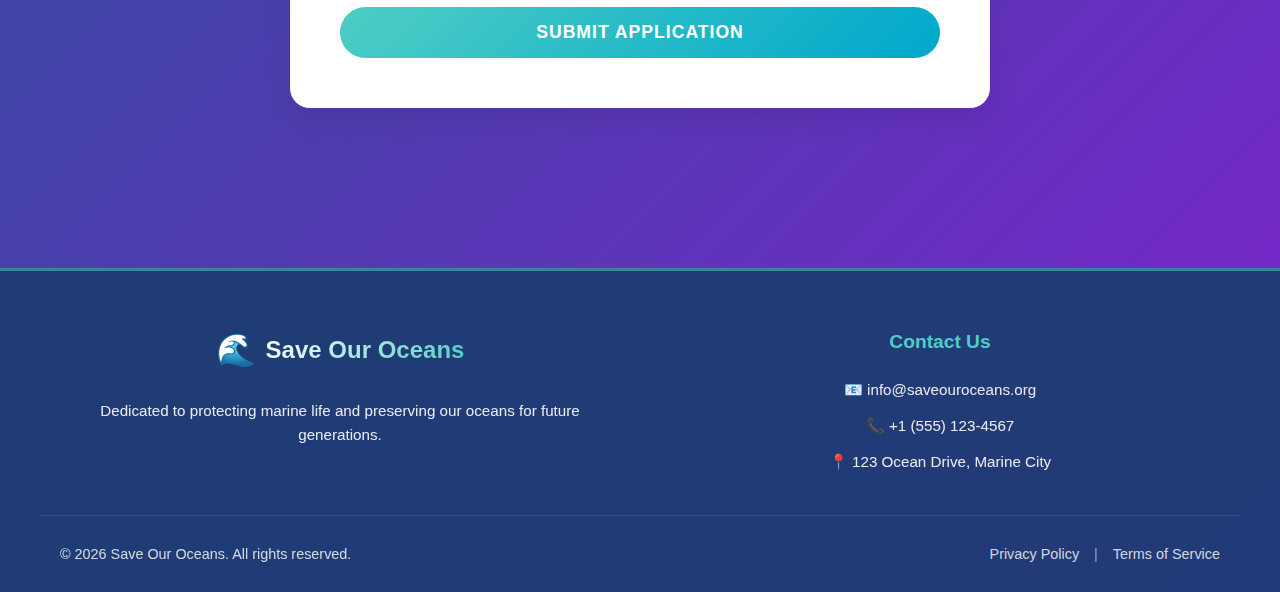
<file: pages/get-involved.html>
<!DOCTYPE html>
<html lang="en">
<head>
    <meta charset="UTF-8">
    <meta name="viewport" content="width=device-width, initial-scale=1.0">
    <title>Get Involved - Save Our Oceans</title>
    <link rel="stylesheet" href="../css/style.css">
    <style>
        .get-involved-hero {
            position: relative;
            min-height: 50vh;
            display: flex;
            align-items: center;
            justify-content: center;
            overflow: hidden;
            border-radius: 20px;
            margin-bottom: 60px;
        }

        .involvement-options {
            display: grid;
            grid-template-columns: repeat(auto-fit, minmax(320px, 1fr));
            gap: 40px;
            margin-bottom: 60px;
        }

        .involvement-card {
            background: white;
            padding: 40px;
            border-radius: 15px;
            box-shadow: 0 10px 30px rgba(0, 0, 0, 0.1);
            transition: all 0.3s ease;
        }

        .involvement-card:hover {
            transform: translateY(-10px);
            box-shadow: 0 15px 40px rgba(0, 0, 0, 0.2);
        }

        .involvement-card .icon {
            font-size: 3.5rem;
            margin-bottom: 20px;
        }

        .involvement-card h3 {
            color: #1e3c72;
            font-size: 1.8rem;
            margin-bottom: 15px;
        }

        .involvement-card p {
            color: #666;
            line-height: 1.8;
            margin-bottom: 20px;
        }

        .involvement-card ul {
            list-style: none;
            padding: 0;
            margin: 20px 0;
        }

        .involvement-card ul li {
            color: #555;
            padding: 10px 0;
            border-bottom: 1px solid #f0f0f0;
        }

        .involvement-card ul li:before {
            content: "✓ ";
            color: #4ecdc4;
            font-weight: bold;
            margin-right: 10px;
        }

        .join-button {
            background: linear-gradient(135deg, #1e3c72, #2a5298);
            color: white;
            padding: 12px 30px;
            border: none;
            border-radius: 25px;
            font-size: 1rem;
            font-weight: 600;
            cursor: pointer;
            transition: all 0.3s ease;
            text-transform: uppercase;
            letter-spacing: 1px;
        }

        .join-button:hover {
            transform: translateY(-2px);
            box-shadow: 0 5px 15px rgba(30, 60, 114, 0.3);
        }

        .volunteer-form {
            background: white;
            padding: 50px;
            border-radius: 20px;
            box-shadow: 0 10px 30px rgba(0, 0, 0, 0.1);
            max-width: 700px;
            margin: 0 auto 60px;
        }

        .volunteer-form h2 {
            color: #1e3c72;
            font-size: 2.2rem;
            margin-bottom: 30px;
            text-align: center;
        }

        .form-group {
            margin-bottom: 25px;
        }

        .form-group label {
            display: block;
            color: #333;
            font-weight: 600;
            margin-bottom: 8px;
        }

        .form-group input,
        .form-group select,
        .form-group textarea {
            width: 100%;
            padding: 12px 15px;
            border: 2px solid #e0e0e0;
            border-radius: 8px;
            font-size: 1rem;
            transition: border-color 0.3s ease;
            font-family: inherit;
        }

        .form-group input:focus,
        .form-group select:focus,
        .form-group textarea:focus {
            outline: none;
            border-color: #4ecdc4;
        }

        .form-group textarea {
            min-height: 120px;
            resize: vertical;
        }

        .submit-button {
            background: linear-gradient(135deg, #4ecdc4, #00a8cc);
            color: white;
            padding: 15px 40px;
            border: none;
            border-radius: 30px;
            font-size: 1.1rem;
            font-weight: 600;
            cursor: pointer;
            transition: all 0.3s ease;
            width: 100%;
            text-transform: uppercase;
            letter-spacing: 1px;
        }

        .submit-button:hover {
            transform: translateY(-3px);
            box-shadow: 0 8px 20px rgba(78, 205, 196, 0.4);
        }

        .impact-section {
            background: rgba(255, 255, 255, 0.1);
            backdrop-filter: blur(10px);
            padding: 50px;
            border-radius: 20px;
            margin-bottom: 60px;
            text-align: center;
            border: 1px solid rgba(255, 255, 255, 0.2);
        }

        .impact-section h2 {
            color: white;
            font-size: 2.5rem;
            margin-bottom: 30px;
        }

        .impact-grid {
            display: grid;
            grid-template-columns: repeat(auto-fit, minmax(200px, 1fr));
            gap: 30px;
            margin-top: 40px;
        }

        .impact-item {
            padding: 20px;
        }

        .impact-item .number {
            font-size: 3rem;
            font-weight: 700;
            color: #4ecdc4;
            margin-bottom: 10px;
        }

        .impact-item .label {
            color: white;
            font-size: 1.1rem;
        }

        @media (max-width: 768px) {
            .volunteer-form {
                padding: 30px 20px;
            }

            .volunteer-form h2 {
                font-size: 1.8rem;
            }

            .impact-section {
                padding: 30px 20px;
            }

            .impact-section h2 {
                font-size: 2rem;
            }
        }
    </style>
</head>
<body>
    <header class="main-header">
        <div class="header-container">
            <a href="../index.html" class="logo">
                <span class="logo-icon">🌊</span>
                <span class="logo-text">Save Our Oceans</span>
            </a>
            <nav class="nav-menu">
                <a href="../index.html" class="nav-link">Home</a>
                <a href="about.html" class="nav-link">About</a>
                <a href="get-involved.html" class="nav-link">Get Involved</a>
                <a href="#contact" class="nav-link">Contact</a>
            </nav>
            <button class="mobile-menu-toggle" id="mobileMenuToggle">
                <span></span>
                <span></span>
                <span></span>
            </button>
        </div>
    </header>
    
    <div class="container">
        <div class="get-involved-hero">
            <div class="animated-bg"></div>
            <div class="content">
                <h1 class="main-title">Get Involved</h1>
                <p class="subtitle">Join us in protecting our oceans and making a real difference</p>
            </div>
        </div>

        <section class="involvement-options">
            <div class="involvement-card">
                <div class="icon">🤝</div>
                <h3>Volunteer</h3>
                <p>Join our team of dedicated volunteers working on beach cleanups, educational programs, and conservation projects.</p>
                <ul>
                    <li>Beach cleanup events</li>
                    <li>Educational workshops</li>
                    <li>Marine life monitoring</li>
                    <li>Community outreach</li>
                </ul>
                <button class="join-button" onclick="scrollToForm()">Join Now</button>
            </div>

            <div class="involvement-card">
                <div class="icon">💰</div>
                <h3>Donate</h3>
                <p>Your financial support helps fund research, conservation efforts, and educational programs that protect marine ecosystems.</p>
                <ul>
                    <li>Fund research projects</li>
                    <li>Support cleanup initiatives</li>
                    <li>Sponsor marine sanctuaries</li>
                    <li>Education programs</li>
                </ul>
                <button class="join-button" onclick="alert('Donation system coming soon! Thank you for your interest.')">Donate</button>
            </div>

            <div class="involvement-card">
                <div class="icon">📚</div>
                <h3>Educate</h3>
                <p>Help spread awareness about ocean conservation through social media, community events, and educational initiatives.</p>
                <ul>
                    <li>Share our mission</li>
                    <li>Host awareness events</li>
                    <li>School presentations</li>
                    <li>Social media campaigns</li>
                </ul>
                <button class="join-button" onclick="alert('Check out our resources page for materials to share!')">Get Resources</button>
            </div>

            <div class="involvement-card">
                <div class="icon">🏢</div>
                <h3>Partner</h3>
                <p>Join forces with us as a corporate or organizational partner to amplify our conservation impact.</p>
                <ul>
                    <li>Corporate sponsorships</li>
                    <li>Joint initiatives</li>
                    <li>Employee engagement</li>
                    <li>Sustainable partnerships</li>
                </ul>
                <button class="join-button" onclick="alert('Contact us at partnerships@saveouroceans.org')">Partner With Us</button>
            </div>
        </section>

        <section class="impact-section">
            <h2>Your Impact Matters</h2>
            <p style="color: white; font-size: 1.2rem; opacity: 0.9;">See what we've accomplished together with volunteers like you</p>
            <div class="impact-grid">
                <div class="impact-item">
                    <div class="number">5,000+</div>
                    <div class="label">Active Volunteers</div>
                </div>
                <div class="impact-item">
                    <div class="number">2,500</div>
                    <div class="label">Cleanup Events</div>
                </div>
                <div class="impact-item">
                    <div class="number">15M</div>
                    <div class="label">Hours Contributed</div>
                </div>
                <div class="impact-item">
                    <div class="number">100+</div>
                    <div class="label">Countries Reached</div>
                </div>
            </div>
        </section>

        <section class="volunteer-form">
            <h2>🌊 Volunteer Sign-Up</h2>
            <form id="volunteerForm" onsubmit="handleSubmit(event)">
                <div class="form-group">
                    <label for="name">Full Name *</label>
                    <input type="text" id="name" name="name" required placeholder="Enter your full name">
                </div>

                <div class="form-group">
                    <label for="email">Email Address *</label>
                    <input type="email" id="email" name="email" required placeholder="your.email@example.com">
                </div>

                <div class="form-group">
                    <label for="phone">Phone Number</label>
                    <input type="tel" id="phone" name="phone" placeholder="+1 (555) 123-4567">
                </div>

                <div class="form-group">
                    <label for="location">Location *</label>
                    <input type="text" id="location" name="location" required placeholder="City, Country">
                </div>

                <div class="form-group">
                    <label for="interest">Area of Interest *</label>
                    <select id="interest" name="interest" required>
                        <option value="">Select an option</option>
                        <option value="cleanup">Beach Cleanup</option>
                        <option value="education">Education & Outreach</option>
                        <option value="research">Marine Research</option>
                        <option value="advocacy">Policy & Advocacy</option>
                        <option value="events">Event Organization</option>
                        <option value="other">Other</option>
                    </select>
                </div>

                <div class="form-group">
                    <label for="experience">Previous Experience (Optional)</label>
                    <textarea id="experience" name="experience" placeholder="Tell us about any relevant experience you have..."></textarea>
                </div>

                <div class="form-group">
                    <label for="message">Why do you want to volunteer? *</label>
                    <textarea id="message" name="message" required placeholder="Share your motivation..."></textarea>
                </div>

                <button type="submit" class="submit-button">Submit Application</button>
            </form>
        </section>
    </div>

    <footer class="main-footer">
        <div class="footer-container">
            <div class="footer-section">
                <div class="footer-logo">
                    <span class="logo-icon">🌊</span>
                    <span class="logo-text">Save Our Oceans</span>
                </div>
                <p class="footer-description">Dedicated to protecting marine life and preserving our oceans for future generations.</p>
            </div>
            
            <div class="footer-section">
                <h4>Contact Us</h4>
                <ul class="footer-contact">
                    <li>📧 info@saveouroceans.org</li>
                    <li>📞 +1 (555) 123-4567</li>
                    <li>📍 123 Ocean Drive, Marine City</li>
                </ul>
            </div>
        </div>
        
        <div class="footer-bottom">
            <p>&copy; 2026 Save Our Oceans. All rights reserved.</p>
            <div class="footer-bottom-links">
                <a href="#privacy">Privacy Policy</a>
                <span>|</span>
                <a href="#terms">Terms of Service</a>
            </div>
        </div>
    </footer>

    <script src="../js/script.js"></script>
    <script>
        function scrollToForm() {
            document.querySelector('.volunteer-form').scrollIntoView({ 
                behavior: 'smooth',
                block: 'start'
            });
        }

        function handleSubmit(event) {
            event.preventDefault();
            const formData = new FormData(event.target);
            const data = Object.fromEntries(formData);
            
            console.log('Form submitted:', data);
            
            alert('🎉 Thank you for your interest in volunteering! We will contact you soon at ' + data.email);
            event.target.reset();
        }
    </script>
</body>
</html>
</file>
<file: style.css>
* {
    margin: 0;
    padding: 0;
    box-sizing: border-box;
}

/* Custom Scrollbar */
::-webkit-scrollbar {
    width: 12px;
}

::-webkit-scrollbar-track {
    background: linear-gradient(135deg, #1e3c72 0%, #2a5298 50%, #7e22ce 100%);
}

::-webkit-scrollbar-thumb {
    background: rgba(255, 255, 255, 0.3);
    border-radius: 10px;
    border: 2px solid transparent;
    background-clip: padding-box;
}

::-webkit-scrollbar-thumb:hover {
    background: rgba(255, 255, 255, 0.5);
    background-clip: padding-box;
}

body {
    font-family: 'Segoe UI', Tahoma, Geneva, Verdana, sans-serif;
    background: linear-gradient(135deg, #1e3c72 0%, #2a5298 50%, #7e22ce 100%);
    min-height: 100vh;
    overflow-x: hidden;
}

/* Header Styles */
.main-header {
    position: fixed;
    top: 0;
    left: 0;
    right: 0;
    z-index: 1000;
    background: rgba(30, 60, 114, 0.95);
    backdrop-filter: blur(10px);
    box-shadow: 0 2px 20px rgba(0, 0, 0, 0.2);
    animation: slideDown 0.5s ease-out;
}

@keyframes slideDown {
    from {
        transform: translateY(-100%);
        opacity: 0;
    }
    to {
        transform: translateY(0);
        opacity: 1;
    }
}

.header-container {
    max-width: 1200px;
    margin: 0 auto;
    padding: 20px;
    display: flex;
    justify-content: space-between;
    align-items: center;
}

.logo {
    display: flex;
    align-items: center;
    gap: 10px;
    font-size: 1.5rem;
    font-weight: 700;
    color: white;
    text-decoration: none;
    transition: transform 0.3s ease;
}

.logo:hover {
    transform: scale(1.05);
}

.logo-icon {
    font-size: 2rem;
    animation: wave 2s ease-in-out infinite;
}

@keyframes wave {
    0%, 100% {
        transform: rotate(0deg);
    }
    25% {
        transform: rotate(-10deg);
    }
    75% {
        transform: rotate(10deg);
    }
}

.logo-text {
    background: linear-gradient(135deg, #fff, #4ecdc4);
    -webkit-background-clip: text;
    -webkit-text-fill-color: transparent;
    background-clip: text;
}

.nav-menu {
    display: flex;
    gap: 30px;
    align-items: center;
}

.nav-link {
    color: white;
    text-decoration: none;
    font-weight: 500;
    font-size: 1rem;
    position: relative;
    padding: 5px 0;
    transition: color 0.3s ease;
}

.nav-link::after {
    content: '';
    position: absolute;
    bottom: 0;
    left: 0;
    width: 0;
    height: 2px;
    background: linear-gradient(90deg, #4ecdc4, #00a8cc);
    transition: width 0.3s ease;
}

.nav-link:hover {
    color: #4ecdc4;
}

.nav-link:hover::after {
    width: 100%;
}

.mobile-menu-toggle {
    display: none;
    flex-direction: column;
    gap: 5px;
    background: none;
    border: none;
    cursor: pointer;
    padding: 5px;
}

.mobile-menu-toggle span {
    width: 25px;
    height: 3px;
    background: white;
    border-radius: 3px;
    transition: all 0.3s ease;
}

.mobile-menu-toggle.active span:nth-child(1) {
    transform: rotate(45deg) translate(8px, 8px);
}

.mobile-menu-toggle.active span:nth-child(2) {
    opacity: 0;
}

.mobile-menu-toggle.active span:nth-child(3) {
    transform: rotate(-45deg) translate(7px, -7px);
}

.container {
    max-width: 1200px;
    margin: 0 auto;
    padding: 100px 20px 20px;
}

/* Hero Section */
.hero-section {
    position: relative;
    min-height: 80vh;
    display: flex;
    align-items: center;
    justify-content: center;
    overflow: hidden;
    border-radius: 20px;
    margin-bottom: 60px;
}

.animated-bg {
    position: absolute;
    width: 100%;
    height: 100%;
    background: linear-gradient(45deg, #0077be, #00a8cc, #4ecdc4, #1e90ff);
    background-size: 400% 400%;
    animation: gradientShift 15s ease infinite;
    opacity: 0.8;
}

@keyframes gradientShift {
    0% { background-position: 0% 50%; }
    50% { background-position: 100% 50%; }
    100% { background-position: 0% 50%; }
}

.content {
    position: relative;
    z-index: 10;
    text-align: center;
    color: white;
    padding: 40px;
}

.main-title {
    font-size: 4rem;
    font-weight: 700;
    margin-bottom: 20px;
    text-shadow: 2px 2px 4px rgba(0, 0, 0, 0.3);
    animation: fadeInDown 1s ease-out;
}

.subtitle {
    font-size: 1.5rem;
    margin-bottom: 40px;
    opacity: 0.95;
    animation: fadeInUp 1s ease-out 0.3s backwards;
}

@keyframes fadeInDown {
    from {
        opacity: 0;
        transform: translateY(-30px);
    }
    to {
        opacity: 1;
        transform: translateY(0);
    }
}

@keyframes fadeInUp {
    from {
        opacity: 0;
        transform: translateY(30px);
    }
    to {
        opacity: 1;
        transform: translateY(0);
    }
}

.cta-buttons {
    display: flex;
    gap: 20px;
    justify-content: center;
    animation: fadeIn 1s ease-out 0.6s backwards;
}

@keyframes fadeIn {
    from { opacity: 0; }
    to { opacity: 1; }
}

.btn {
    padding: 15px 40px;
    font-size: 1.1rem;
    border: none;
    border-radius: 50px;
    cursor: pointer;
    transition: all 0.3s ease;
    font-weight: 600;
    text-transform: uppercase;
    letter-spacing: 1px;
}

.btn-primary {
    background: white;
    color: #1e3c72;
    box-shadow: 0 4px 15px rgba(0, 0, 0, 0.2);
}

.btn-primary:hover {
    transform: translateY(-3px);
    box-shadow: 0 6px 20px rgba(0, 0, 0, 0.3);
}

.btn-secondary {
    background: transparent;
    color: white;
    border: 2px solid white;
}

.btn-secondary:hover {
    background: white;
    color: #1e3c72;
    transform: translateY(-3px);
}

/* Features Section */
.features {
    display: grid;
    grid-template-columns: repeat(auto-fit, minmax(280px, 1fr));
    gap: 40px;
    margin-bottom: 60px;
    align-items: stretch;
}

.feature-card {
    background: white;
    padding: 40px 30px;
    border-radius: 15px;
    text-align: center;
    box-shadow: 0 10px 30px rgba(0, 0, 0, 0.1);
    transition: all 0.3s ease;
    opacity: 0;
    transform: translateY(30px);
    min-height: 250px;
    will-change: transform;
    position: relative;
    z-index: 1;
}

.feature-card.animate {
    opacity: 1;
    transform: translateY(0);
}

.feature-card:hover {
    transform: translateY(-10px);
    box-shadow: 0 15px 40px rgba(0, 0, 0, 0.2);
}

.icon {
    font-size: 3rem;
    margin-bottom: 20px;
}

.feature-card h3 {
    color: #333;
    font-size: 1.5rem;
    margin-bottom: 15px;
}

.feature-card p {
    color: #666;
    line-height: 1.6;
}

/* Stats Section */
.stats {
    display: grid;
    grid-template-columns: repeat(auto-fit, minmax(200px, 1fr));
    gap: 30px;
    margin-bottom: 40px;
}

.stat-item {
    background: rgba(255, 255, 255, 0.1);
    backdrop-filter: blur(10px);
    padding: 40px 20px;
    border-radius: 15px;
    text-align: center;
    color: white;
    border: 1px solid rgba(255, 255, 255, 0.2);
    transition: all 0.3s ease;
}

.stat-item:hover {
    background: rgba(255, 255, 255, 0.2);
    transform: scale(1.05);
}

.counter {
    font-size: 3rem;
    font-weight: 700;
    margin-bottom: 10px;
}

.stat-item p {
    font-size: 1.1rem;
    opacity: 0.9;
}

/* Footer Styles */
.main-footer {
    background: rgba(30, 60, 114, 0.95);
    color: white;
    margin-top: 80px;
    border-top: 3px solid rgba(78, 205, 196, 0.5);
}

.footer-container {
    max-width: 1200px;
    margin: 0 auto;
    padding: 60px 20px 40px;
    display: grid;
    grid-template-columns: repeat(auto-fit, minmax(250px, 1fr));
    gap: 40px;
}

.footer-section {
    display: flex;
    flex-direction: column;
    gap: 20px;
}

.footer-logo {
    display: flex;
    align-items: center;
    gap: 10px;
    font-size: 1.5rem;
    font-weight: 700;
    margin-bottom: 10px;
}

.footer-logo .logo-icon {
    font-size: 2rem;
}

.footer-logo .logo-text {
    background: linear-gradient(135deg, #fff, #4ecdc4);
    -webkit-background-clip: text;
    -webkit-text-fill-color: transparent;
    background-clip: text;
}

.footer-description {
    font-size: 0.95rem;
    line-height: 1.6;
    opacity: 0.9;
    margin-bottom: 10px;
}

.social-links {
    display: flex;
    gap: 15px;
}

.social-link {
    width: 45px;
    height: 45px;
    display: flex;
    align-items: center;
    justify-content: center;
    background: rgba(255, 255, 255, 0.1);
    border-radius: 50%;
    font-size: 1.3rem;
    transition: all 0.3s ease;
    text-decoration: none;
}

.social-link:hover {
    background: rgba(78, 205, 196, 0.3);
    transform: translateY(-5px);
}

.footer-section h4 {
    font-size: 1.2rem;
    margin-bottom: 5px;
    color: #4ecdc4;
}

.footer-links {
    list-style: none;
    display: flex;
    flex-direction: column;
    gap: 12px;
}

.footer-links a {
    color: rgba(255, 255, 255, 0.8);
    text-decoration: none;
    transition: all 0.3s ease;
    display: inline-block;
}

.footer-links a:hover {
    color: #4ecdc4;
    transform: translateX(5px);
}

.footer-contact {
    list-style: none;
    display: flex;
    flex-direction: column;
    gap: 12px;
    font-size: 0.95rem;
}

.footer-contact li {
    opacity: 0.9;
    line-height: 1.6;
}

.footer-bottom {
    border-top: 1px solid rgba(255, 255, 255, 0.1);
    padding: 30px 20px;
    max-width: 1200px;
    margin: 0 auto;
    display: flex;
    justify-content: space-between;
    align-items: center;
    flex-wrap: wrap;
    gap: 20px;
}

.footer-bottom p {
    margin: 0;
    opacity: 0.8;
    font-size: 0.9rem;
}

.footer-bottom-links {
    display: flex;
    gap: 15px;
    align-items: center;
    font-size: 0.9rem;
}

.footer-bottom-links a {
    color: rgba(255, 255, 255, 0.8);
    text-decoration: none;
    transition: color 0.3s ease;
}

.footer-bottom-links a:hover {
    color: #4ecdc4;
}

.footer-bottom-links span {
    opacity: 0.5;
}

/* Responsive Design */
/* Large Tablets and small desktops */
@media (max-width: 1024px) {
    .footer-container {
        grid-template-columns: repeat(2, 1fr);
        gap: 35px;
        padding: 50px 20px 30px;
    }
    
    .footer-section:first-child {
        grid-column: 1 / -1;
        text-align: center;
    }
    
    .footer-section:first-child .social-links {
        justify-content: center;
    }
}

/* Tablets */
@media (max-width: 768px) {
    .mobile-menu-toggle {
        display: flex;
    }

    .nav-menu {
        position: fixed;
        top: 80px;
        left: -100%;
        width: 100%;
        height: calc(100vh - 80px);
        background: rgba(30, 60, 114, 0.98);
        flex-direction: column;
        justify-content: flex-start;
        padding-top: 50px;
        gap: 40px;
        transition: left 0.3s ease;
    }

    .nav-menu.active {
        left: 0;
    }

    .nav-link {
        font-size: 1.5rem;
    }

    .main-title {
        font-size: 2.5rem;
    }

    .subtitle {
        font-size: 1.2rem;
    }

    .cta-buttons {
        flex-direction: column;
    }

    .btn {
        width: 100%;
    }

    .footer-container {
        grid-template-columns: repeat(2, 1fr);
        gap: 30px;
        padding: 40px 20px 30px;
    }
    
    .footer-section:first-child {
        grid-column: 1 / -1;
    }
    
    .footer-logo {
        font-size: 1.3rem;
    }
    
    .footer-section h4 {
        font-size: 1.1rem;
    }

    .footer-bottom {
        padding: 25px 20px;
        gap: 15px;
    }
    
    .footer-bottom p,
    .footer-bottom-links {
        font-size: 0.85rem;
    }
}

/* Mobile Phones */
@media (max-width: 480px) {
    .footer-container {
        grid-template-columns: 1fr;
        gap: 35px;
        padding: 40px 15px 30px;
        text-align: center;
    }
    
    .footer-section {
        gap: 15px;
    }
    
    .footer-section:first-child {
        grid-column: 1;
    }
    
    .footer-logo {
        justify-content: center;
        font-size: 1.2rem;
    }
    
    .footer-description {
        font-size: 0.9rem;
    }
    
    .social-links {
        justify-content: center;
        gap: 12px;
    }
    
    .social-link {
        width: 40px;
        height: 40px;
        font-size: 1.2rem;
    }
    
    .footer-section h4 {
        font-size: 1rem;
        margin-bottom: 10px;
    }
    
    .footer-links,
    .footer-contact {
        gap: 10px;
    }
    
    .footer-links a,
    .footer-contact li {
        font-size: 0.9rem;
    }

    .footer-bottom {
        flex-direction: column;
        text-align: center;
        padding: 20px 15px;
        gap: 12px;
    }
    
    .footer-bottom p {
        font-size: 0.8rem;
    }
    
    .footer-bottom-links {
        flex-wrap: wrap;
        justify-content: center;
        gap: 10px;
        font-size: 0.8rem;
    }
}

/* Extra Small Devices */
@media (max-width: 360px) {
    .footer-container {
        padding: 30px 10px 20px;
        gap: 30px;
    }
    
    .footer-logo {
        font-size: 1.1rem;
    }
    
    .footer-logo .logo-icon {
        font-size: 1.5rem;
    }
    
    .footer-description {
        font-size: 0.85rem;
    }
    
    .social-link {
        width: 38px;
        height: 38px;
        font-size: 1.1rem;
    }
    
    .footer-section h4 {
        font-size: 0.95rem;
    }
    
    .footer-links a,
    .footer-contact li {
        font-size: 0.85rem;
    }
    
    .footer-bottom {
        padding: 18px 10px;
    }
    
    .footer-bottom p,
    .footer-bottom-links {
        font-size: 0.75rem;
    }
}
</file>
<file: css/style.css>
* {
    margin: 0;
    padding: 0;
    box-sizing: border-box;
}

/* Custom Scrollbar */
::-webkit-scrollbar {
    width: 12px;
}

::-webkit-scrollbar-track {
    background: linear-gradient(135deg, #1e3c72 0%, #2a5298 50%, #7e22ce 100%);
}

::-webkit-scrollbar-thumb {
    background: rgba(255, 255, 255, 0.3);
    border-radius: 10px;
    border: 2px solid transparent;
    background-clip: padding-box;
}

::-webkit-scrollbar-thumb:hover {
    background: rgba(255, 255, 255, 0.5);
    background-clip: padding-box;
}

body {
    font-family: 'Segoe UI', Tahoma, Geneva, Verdana, sans-serif;
    background: linear-gradient(135deg, #1e3c72 0%, #2a5298 50%, #7e22ce 100%);
    min-height: 100vh;
    overflow-x: hidden;
}

/* Header Styles */
.main-header {
    position: fixed;
    top: 0;
    left: 0;
    right: 0;
    z-index: 1000;
    background: rgba(30, 60, 114, 0.95);
    backdrop-filter: blur(10px);
    box-shadow: 0 2px 20px rgba(0, 0, 0, 0.2);
    animation: slideDown 0.5s ease-out;
}

@keyframes slideDown {
    from {
        transform: translateY(-100%);
        opacity: 0;
    }
    to {
        transform: translateY(0);
        opacity: 1;
    }
}

.header-container {
    max-width: 1200px;
    margin: 0 auto;
    padding: 20px;
    display: flex;
    justify-content: space-between;
    align-items: center;
}

.logo {
    display: flex;
    align-items: center;
    gap: 10px;
    font-size: 1.5rem;
    font-weight: 700;
    color: white;
    text-decoration: none;
    transition: transform 0.3s ease;
}

.logo:hover {
    transform: scale(1.05);
}

.logo-icon {
    font-size: 2rem;
    animation: wave 2s ease-in-out infinite;
}

@keyframes wave {
    0%, 100% {
        transform: rotate(0deg);
    }
    25% {
        transform: rotate(-10deg);
    }
    75% {
        transform: rotate(10deg);
    }
}

.logo-text {
    background: linear-gradient(135deg, #fff, #4ecdc4);
    -webkit-background-clip: text;
    -webkit-text-fill-color: transparent;
    background-clip: text;
}

.nav-menu {
    display: flex;
    gap: 30px;
    align-items: center;
}

.nav-link {
    color: white;
    text-decoration: none;
    font-weight: 500;
    font-size: 1rem;
    position: relative;
    padding: 5px 0;
    transition: color 0.3s ease;
}

.nav-link::after {
    content: '';
    position: absolute;
    bottom: 0;
    left: 0;
    width: 0;
    height: 2px;
    background: linear-gradient(90deg, #4ecdc4, #00a8cc);
    transition: width 0.3s ease;
}

.nav-link:hover {
    color: #4ecdc4;
}

.nav-link:hover::after {
    width: 100%;
}

.mobile-menu-toggle {
    display: none;
    flex-direction: column;
    gap: 5px;
    background: none;
    border: none;
    cursor: pointer;
    padding: 5px;
}

.mobile-menu-toggle span {
    width: 25px;
    height: 3px;
    background: white;
    border-radius: 3px;
    transition: all 0.3s ease;
}

.mobile-menu-toggle.active span:nth-child(1) {
    transform: rotate(45deg) translate(8px, 8px);
}

.mobile-menu-toggle.active span:nth-child(2) {
    opacity: 0;
}

.mobile-menu-toggle.active span:nth-child(3) {
    transform: rotate(-45deg) translate(7px, -7px);
}

.container {
    max-width: 1200px;
    margin: 0 auto;
    padding: 100px 20px 20px;
}

/* Hero Section */
.hero-section {
    position: relative;
    min-height: 80vh;
    display: flex;
    align-items: center;
    justify-content: center;
    overflow: hidden;
    border-radius: 20px;
    margin-bottom: 60px;
}

.animated-bg {
    position: absolute;
    width: 100%;
    height: 100%;
    background: linear-gradient(45deg, #0077be, #00a8cc, #4ecdc4, #1e90ff);
    background-size: 400% 400%;
    animation: gradientShift 15s ease infinite;
    opacity: 0.8;
}

@keyframes gradientShift {
    0% { background-position: 0% 50%; }
    50% { background-position: 100% 50%; }
    100% { background-position: 0% 50%; }
}

.content {
    position: relative;
    z-index: 10;
    text-align: center;
    color: white;
    padding: 40px;
}

.main-title {
    font-size: 4rem;
    font-weight: 700;
    margin-bottom: 20px;
    text-shadow: 2px 2px 4px rgba(0, 0, 0, 0.3);
    animation: fadeInDown 1s ease-out;
}

.subtitle {
    font-size: 1.5rem;
    margin-bottom: 40px;
    opacity: 0.95;
    animation: fadeInUp 1s ease-out 0.3s backwards;
}

@keyframes fadeInDown {
    from {
        opacity: 0;
        transform: translateY(-30px);
    }
    to {
        opacity: 1;
        transform: translateY(0);
    }
}

@keyframes fadeInUp {
    from {
        opacity: 0;
        transform: translateY(30px);
    }
    to {
        opacity: 1;
        transform: translateY(0);
    }
}

.cta-buttons {
    display: flex;
    gap: 20px;
    justify-content: center;
    animation: fadeIn 1s ease-out 0.6s backwards;
}

@keyframes fadeIn {
    from { opacity: 0; }
    to { opacity: 1; }
}

.btn {
    padding: 15px 40px;
    font-size: 1.1rem;
    border: none;
    border-radius: 50px;
    cursor: pointer;
    transition: all 0.3s ease;
    font-weight: 600;
    text-transform: uppercase;
    letter-spacing: 1px;
}

.btn-primary {
    background: white;
    color: #1e3c72;
    box-shadow: 0 4px 15px rgba(0, 0, 0, 0.2);
}

.btn-primary:hover {
    transform: translateY(-3px);
    box-shadow: 0 6px 20px rgba(0, 0, 0, 0.3);
}

.btn-secondary {
    background: transparent;
    color: white;
    border: 2px solid white;
}

.btn-secondary:hover {
    background: white;
    color: #1e3c72;
    transform: translateY(-3px);
}

/* Features Section */
.features {
    display: grid;
    grid-template-columns: repeat(auto-fit, minmax(280px, 1fr));
    gap: 40px;
    margin-bottom: 60px;
    align-items: stretch;
}

.feature-card {
    background: white;
    padding: 40px 30px;
    border-radius: 15px;
    text-align: center;
    box-shadow: 0 10px 30px rgba(0, 0, 0, 0.1);
    transition: all 0.3s ease;
    opacity: 0;
    transform: translateY(30px);
    min-height: 250px;
    will-change: transform;
    position: relative;
    z-index: 1;
}

.feature-card.animate {
    opacity: 1;
    transform: translateY(0);
}

.feature-card:hover {
    transform: translateY(-10px);
    box-shadow: 0 15px 40px rgba(0, 0, 0, 0.2);
}

.icon {
    font-size: 3rem;
    margin-bottom: 20px;
}

.feature-card h3 {
    color: #333;
    font-size: 1.5rem;
    margin-bottom: 15px;
}

.feature-card p {
    color: #666;
    line-height: 1.6;
}

/* Stats Section */
.stats {
    display: grid;
    grid-template-columns: repeat(auto-fit, minmax(200px, 1fr));
    gap: 30px;
    margin-bottom: 40px;
}

.stat-item {
    background: rgba(255, 255, 255, 0.1);
    backdrop-filter: blur(10px);
    padding: 40px 20px;
    border-radius: 15px;
    text-align: center;
    color: white;
    border: 1px solid rgba(255, 255, 255, 0.2);
    transition: all 0.3s ease;
}

.stat-item:hover {
    background: rgba(255, 255, 255, 0.2);
    transform: scale(1.05);
}

.counter {
    font-size: 3rem;
    font-weight: 700;
    margin-bottom: 10px;
}

.stat-item p {
    font-size: 1.1rem;
    opacity: 0.9;
}

/* Footer Styles */
.main-footer {
    background: rgba(30, 60, 114, 0.95);
    color: white;
    margin-top: 80px;
    border-top: 3px solid rgba(78, 205, 196, 0.5);
}

.footer-container {
    max-width: 1200px;
    margin: 0 auto;
    padding: 60px 20px 40px;
    display: grid;
    grid-template-columns: repeat(auto-fit, minmax(250px, 1fr));
    gap: 40px;
    text-align: center;
}

.footer-section {
    display: flex;
    flex-direction: column;
    gap: 20px;
    align-items: center;
}

.footer-logo {
    display: flex;
    align-items: center;
    justify-content: center;
    gap: 10px;
    font-size: 1.5rem;
    font-weight: 700;
    margin-bottom: 10px;
}

.footer-logo .logo-icon {
    font-size: 2rem;
}

.footer-logo .logo-text {
    background: linear-gradient(135deg, #fff, #4ecdc4);
    -webkit-background-clip: text;
    -webkit-text-fill-color: transparent;
    background-clip: text;
}

.footer-description {
    font-size: 0.95rem;
    line-height: 1.6;
    opacity: 0.9;
    margin-bottom: 10px;
}

.social-links {
    display: flex;
    gap: 15px;
}

.social-link {
    width: 45px;
    height: 45px;
    display: flex;
    align-items: center;
    justify-content: center;
    background: rgba(255, 255, 255, 0.1);
    border-radius: 50%;
    font-size: 1.3rem;
    transition: all 0.3s ease;
    text-decoration: none;
}

.social-link:hover {
    background: rgba(78, 205, 196, 0.3);
    transform: translateY(-5px);
}

.footer-section h4 {
    font-size: 1.2rem;
    margin-bottom: 5px;
    color: #4ecdc4;
}

.footer-links {
    list-style: none;
    display: flex;
    flex-direction: column;
    gap: 12px;
}

.footer-links a {
    color: rgba(255, 255, 255, 0.8);
    text-decoration: none;
    transition: all 0.3s ease;
    display: inline-block;
}

.footer-links a:hover {
    color: #4ecdc4;
    transform: translateX(5px);
}

.footer-contact {
    list-style: none;
    display: flex;
    flex-direction: column;
    gap: 12px;
    font-size: 0.95rem;
    align-items: center;
    text-align: center;
}

.footer-contact li {
    opacity: 0.9;
    line-height: 1.6;
}

.footer-bottom {
    border-top: 1px solid rgba(255, 255, 255, 0.1);
    padding: 30px 20px;
    max-width: 1200px;
    margin: 0 auto;
    display: flex;
    justify-content: space-between;
    align-items: center;
    flex-wrap: wrap;
    gap: 20px;
}

.footer-bottom p {
    margin: 0;
    opacity: 0.8;
    font-size: 0.9rem;
}

.footer-bottom-links {
    display: flex;
    gap: 15px;
    align-items: center;
    font-size: 0.9rem;
}

.footer-bottom-links a {
    color: rgba(255, 255, 255, 0.8);
    text-decoration: none;
    transition: color 0.3s ease;
}

.footer-bottom-links a:hover {
    color: #4ecdc4;
}

.footer-bottom-links span {
    opacity: 0.5;
}

/* Responsive Design */
/* Large Tablets and small desktops */
@media (max-width: 1024px) {
    .footer-container {
        grid-template-columns: repeat(2, 1fr);
        gap: 35px;
        padding: 50px 20px 30px;
    }
    
    .footer-section:first-child {
        grid-column: 1 / -1;
    }
    
    .footer-section {
        text-align: center;
        align-items: center;
    }
    
    .footer-section:first-child .social-links {
        justify-content: center;
    }
}

/* Tablets */
@media (max-width: 768px) {
    .mobile-menu-toggle {
        display: flex;
    }

    .nav-menu {
        position: fixed;
        top: 80px;
        left: -100%;
        width: 100%;
        height: calc(100vh - 80px);
        background: rgba(30, 60, 114, 0.98);
        flex-direction: column;
        justify-content: flex-start;
        padding-top: 50px;
        gap: 40px;
        transition: left 0.3s ease;
    }

    .nav-menu.active {
        left: 0;
    }

    .nav-link {
        font-size: 1.5rem;
    }

    .main-title {
        font-size: 2.5rem;
    }

    .subtitle {
        font-size: 1.2rem;
    }

    .cta-buttons {
        flex-direction: column;
    }

    .btn {
        width: 100%;
    }

    .footer-container {
        grid-template-columns: repeat(2, 1fr);
        gap: 30px;
        padding: 40px 20px 30px;
    }
    
    .footer-section:first-child {
        grid-column: 1 / -1;
    }
    
    .footer-section {
        text-align: center;
        align-items: center;
    }
    
    .footer-logo {
        font-size: 1.3rem;
        justify-content: center;
    }
    
    .footer-section h4 {
        font-size: 1.1rem;
    }

    .footer-bottom {
        padding: 25px 20px;
        gap: 15px;
    }
    
    .footer-bottom p,
    .footer-bottom-links {
        font-size: 0.85rem;
    }
}

/* Mobile Phones */
@media (max-width: 480px) {
    .footer-container {
        grid-template-columns: 1fr;
        gap: 35px;
        padding: 40px 15px 30px;
        text-align: center;
    }
    
    .footer-section {
        gap: 15px;
        text-align: center;
        align-items: center;
    }
    
    .footer-section:first-child {
        grid-column: 1;
    }
    
    .footer-logo {
        justify-content: center;
        font-size: 1.2rem;
    }
    
    .footer-description {
        font-size: 0.9rem;
    }
    
    .social-links {
        justify-content: center;
        gap: 12px;
    }
    
    .social-link {
        width: 40px;
        height: 40px;
        font-size: 1.2rem;
    }
    
    .footer-section h4 {
        font-size: 1rem;
        margin-bottom: 10px;
    }
    
    .footer-links,
    .footer-contact {
        gap: 10px;
    }
    
    .footer-links a,
    .footer-contact li {
        font-size: 0.9rem;
    }

    .footer-bottom {
        flex-direction: column;
        text-align: center;
        padding: 20px 15px;
        gap: 12px;
    }
    
    .footer-bottom p {
        font-size: 0.8rem;
    }
    
    .footer-bottom-links {
        flex-wrap: wrap;
        justify-content: center;
        gap: 10px;
        font-size: 0.8rem;
    }
}

/* Extra Small Devices */
@media (max-width: 360px) {
    .footer-container {
        padding: 30px 10px 20px;
        gap: 30px;
    }
    
    .footer-logo {
        font-size: 1.1rem;
    }
    
    .footer-logo .logo-icon {
        font-size: 1.5rem;
    }
    
    .footer-description {
        font-size: 0.85rem;
    }
    
    .social-link {
        width: 38px;
        height: 38px;
        font-size: 1.1rem;
    }
    
    .footer-section h4 {
        font-size: 0.95rem;
    }
    
    .footer-links a,
    .footer-contact li {
        font-size: 0.85rem;
    }
    
    .footer-bottom {
        padding: 18px 10px;
    }
    
    .footer-bottom p,
    .footer-bottom-links {
        font-size: 0.75rem;
    }
}
</file>
